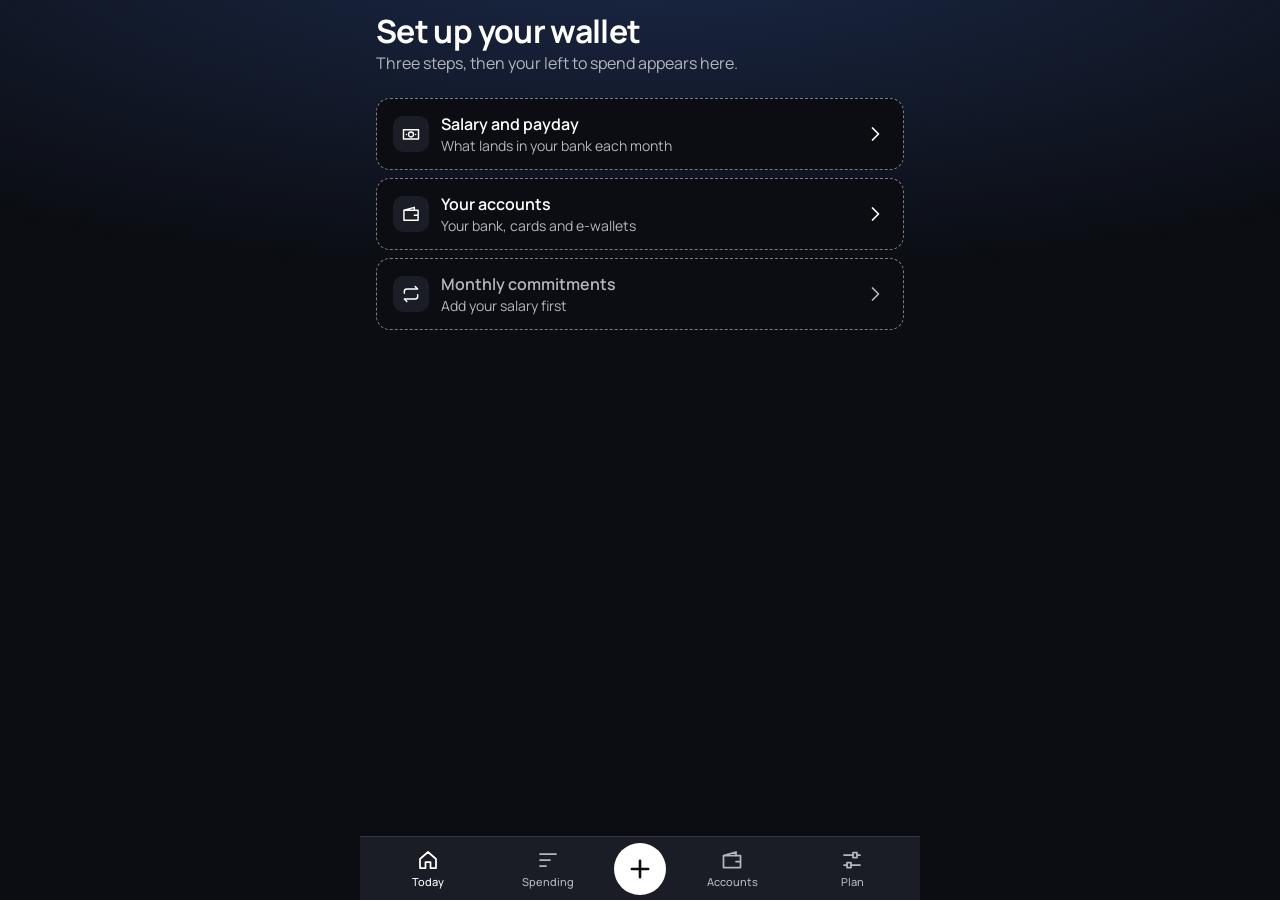
<file: index.html>
<!doctype html>
<html lang="en">
<head>
<meta charset="utf-8">
<meta name="viewport" content="width=device-width,initial-scale=1,viewport-fit=cover">
<title>Left to Spend</title>
<meta name="description" content="Personal finance tracker: how much more you can spend and how much to save.">
<meta name="theme-color" content="#0b0d12">
<meta name="apple-mobile-web-app-capable" content="yes">
<meta name="apple-mobile-web-app-status-bar-style" content="black-translucent">
<meta name="apple-mobile-web-app-title" content="Left to Spend">
<link rel="manifest" href="manifest.webmanifest">
<link rel="apple-touch-icon" href="icons/icon-180.png">
<link rel="icon" href="icons/icon-192.png">
<link rel="preload" href="fonts/manrope.woff2" as="font" type="font/woff2" crossorigin>
<link rel="stylesheet" href="styles.css">
</head>
<body>
<svg width="0" height="0" class="sprite" aria-hidden="true">
  <defs>
    <symbol id="i-today" viewBox="0 0 24 24"><path d="m4 11 8-7 8 7v9h-5.5v-6h-5v6H4z"/></symbol>
    <symbol id="i-spending" viewBox="0 0 24 24"><path d="M4 6h16M4 12h10M4 18h6"/></symbol>
    <symbol id="i-accounts" viewBox="0 0 24 24"><path d="M3.5 7.5h17v12h-17zM3.5 7.5 16 4v3.5M16 13.5h4.5"/></symbol>
    <symbol id="i-plan" viewBox="0 0 24 24"><path d="M4 7h9M17 7h3M4 17h3M11 17h9"/><path d="M13 4.5h4v5h-4zM7 14.5h4v5H7z"/></symbol>
    <symbol id="i-add" viewBox="0 0 24 24"><path d="M12 5v14M5 12h14"/></symbol>
    <symbol id="i-back" viewBox="0 0 24 24"><path d="m14.5 6-6 6 6 6"/></symbol>
    <symbol id="i-next" viewBox="0 0 24 24"><path d="m9.5 6 6 6-6 6"/></symbol>
    <symbol id="c-food" viewBox="0 0 24 24"><path d="M8 3v7a2.5 2.5 0 0 1-2 2.4V21M8 3v5M5 3v6a3 3 0 0 0 3 3M11 3v6a3 3 0 0 1-3 3v9M17 21v-7h2V6c0-1.7-1-3-3-3v11"/></symbol>
    <symbol id="c-groceries" viewBox="0 0 24 24"><path d="M4 9h16l-2 11H6zM8 9l3-6M16 9l-3-6"/></symbol>
    <symbol id="c-transport" viewBox="0 0 24 24"><path d="M4 16v-3l2-6h12l2 6v3zM4 13h16M6 16v3M18 16v3M7.5 14.5h.01M16.5 14.5h.01"/></symbol>
    <symbol id="c-shopping" viewBox="0 0 24 24"><path d="M5 8h14l1 13H4zM9 8V6a3 3 0 0 1 6 0v2"/></symbol>
    <symbol id="c-bills" viewBox="0 0 24 24"><path d="M6 3h12v18l-3-2-3 2-3-2-3 2zM9 8h6M9 12h6"/></symbol>
    <symbol id="c-health" viewBox="0 0 24 24"><path d="M12 20S4 15 4 9.5A4.5 4.5 0 0 1 12 7a4.5 4.5 0 0 1 8 2.5C20 15 12 20 12 20Z"/></symbol>
    <symbol id="c-fun" viewBox="0 0 24 24"><path d="m12 3 2.6 5.700 6.200.7-4.6 4.200 1.3 6.100L12 16.6 6.5 19.700l1.3-6.100L3.200 9.400l6.200-.7z"/></symbol>
    <symbol id="c-other" viewBox="0 0 24 24"><path d="M5 12h.01M12 12h.01M19 12h.01"/></symbol>
    <symbol id="i-bank" viewBox="0 0 24 24"><path d="M3 10 12 4l9 6zM5 10v8M10 10v8M14 10v8M19 10v8M3 20h18"/></symbol>
    <symbol id="i-card" viewBox="0 0 24 24"><path d="M3 6h18v13H3zM3 10.5h18M6.5 15h4"/></symbol>
    <symbol id="i-target" viewBox="0 0 24 24"><path d="M12 3a9 9 0 1 0 9 9M12 8a4 4 0 1 0 4 4M12 12l8-8M16.5 3.5V7.5h4"/></symbol>
    <symbol id="i-cash" viewBox="0 0 24 24"><path d="M3 7h18v11H3zM12 15.5a3 3 0 1 0 0-6 3 3 0 0 0 0 6ZM6.5 12.5h.01M17.5 12.5h.01"/></symbol>
    <symbol id="i-repeat" viewBox="0 0 24 24"><path d="M4 11V9a3 3 0 0 1 3-3h13l-3-3M20 13v2a3 3 0 0 1-3 3H4l3 3"/></symbol>
    <symbol id="i-house" viewBox="0 0 24 24"><path d="m4 11 8-7 8 7v9H4zM10 20v-6h4v6"/></symbol>
    <symbol id="i-key" viewBox="0 0 24 24"><path d="M14 10.5a4.5 4.5 0 1 0-1.300 3.200L15 16h2v2h2v2h2v-3l-6.5-5.700M8.5 9h.01"/></symbol>
    <symbol id="i-shield" viewBox="0 0 24 24"><path d="M12 3 5 6v6c0 4.5 3 7.5 7 9 4-1.5 7-4.5 7-9V6zM9 12l2 2 4-4"/></symbol>
    <symbol id="i-layers" viewBox="0 0 24 24"><path d="m12 4 9 5-9 5-9-5zM3 14l9 5 9-5"/></symbol>
    <symbol id="i-tag" viewBox="0 0 24 24"><path d="M4 4h8l8 8-8 8-8-8zM8.5 8.5h.01"/></symbol>
    <symbol id="i-cloud" viewBox="0 0 24 24"><path d="M7 18a4 4 0 0 1-.5-8A5.5 5.5 0 0 1 17 9a4.5 4.5 0 0 1 .5 9z"/></symbol>
    <symbol id="i-swap" viewBox="0 0 24 24"><path d="M4 8h15l-4-4M20 16H5l4 4"/></symbol>
    <symbol id="b-grab" viewBox="0 0 24 24"><path d="M23.129 10.863a2.927 2.927 0 00-2.079-.872c-.57 0-1.141.212-1.455.421-.651.434-1.186.904-2.149 2.148v.894c.817-1.064 1.59-1.903 2.177-2.364.386-.31.933-.501 1.427-.501 1.275 0 2.352 1.077 2.352 2.352v.538c0 .63-.247 1.223-.698 1.668a2.341 2.341 0 01-1.654.685c-1.048 0-1.97-.719-2.22-1.701l-.422.51c.307 1.03 1.417 1.789 2.642 1.789.778 0 1.516-.31 2.079-.872.562-.562.871-1.3.871-2.079v-.538c0-.778-.31-1.517-.871-2.078m-12.8-.274c.406 0 .757.087 1.074.266.149-.186.299-.337.411-.449-.335-.256-.903-.415-1.485-.415-.83 0-1.584.3-2.122.843-.534.54-.83 1.287-.83 2.107v3.489h.598V12.94c0-1.385.968-2.352 2.354-2.352m5.678 5.84v-3.488c0-1.072-.84-1.913-1.913-1.913-.5 0-.976.203-1.343.57a1.895 1.895 0 00-.57 1.343v.538c0 1.037.877 1.913 1.913 1.913.285 0 .671-.07.908-.264v-.631c-.232.187-.57.298-.908.298a1.302 1.302 0 01-1.315-1.316v-.538a1.3 1.3 0 011.315-1.314 1.3 1.3 0 011.316 1.314v3.489zM0 12.596v.193c0 1.036.393 2.003 1.107 2.722a3.759 3.759 0 002.689 1.112c.82 0 1.548-.186 2.162-.551.506-.302.73-.607.75-.635V12.22H3.65v.597H6.11v2.434l-.002.002c-.288.288-.972.77-2.312.77a3.165 3.165 0 01-2.279-.938 3.247 3.247 0 01-.92-2.297v-.193c0-.83.375-1.656 1.026-2.269a3.558 3.558 0 012.442-.967c.847 0 1.438.129 1.913.416v-.67c-.494-.21-1.085-.305-1.913-.305C1.862 8.8 0 10.538 0 12.595m10.329-.968c.226 0 .419.037.571.112.075-.186.151-.339.262-.525-.162-.116-.549-.186-.833-.186-1.09 0-1.913.823-1.913 1.913v3.489h.598V12.94c0-.774.54-1.314 1.315-1.314m-4.351-.702v-.707c-.541-.29-1.131-.419-1.913-.419-.799 0-1.555.293-2.132.824-.577.532-.895 1.233-.895 1.972v.193c0 1.542 1.237 2.796 2.758 2.796 1.237 0 1.745-.405 1.874-.533v-1.794H3.65v.598h1.46v.899l-.005.001c-.187.075-.578.231-1.31.231-.58 0-1.122-.225-1.528-.636a2.203 2.203 0 01-.632-1.562v-.193c0-1.192 1.113-2.198 2.43-2.198.91 0 1.45.147 1.913.528m14.105 1.126c.27-.27.623-.424.967-.424.737 0 1.315.577 1.315 1.314v.538c0 .738-.578 1.316-1.315 1.316-.357 0-.702-.196-.972-.55a2.151 2.151 0 01-.418-1.12l-.484.591c.095.452.33.885.665 1.19.344.313.774.486 1.209.486a1.915 1.915 0 001.913-1.913v-.538c0-.499-.202-.977-.57-1.343a1.896 1.896 0 00-1.343-.57c-.316 0-.818.114-1.417.652l-.002.002c-.16.16-.536.536-.765.804-.384.42-.943 1.054-1.42 1.688v.933c.529-.68.833-1.06 1.33-1.634.445-.519.996-1.15 1.307-1.422m-8.939 1.428c0 .779.31 1.517.872 2.08a2.93 2.93 0 002.078.87c.33 0 .669-.07.908-.188v-.597c-.28.117-.618.188-.908.188-1.274 0-2.352-1.077-2.352-2.353v-.538c0-1.275 1.078-2.352 2.352-2.352a2.34 2.34 0 012.353 2.353v3.488h.598v-3.604a2.979 2.979 0 00-.915-2.006 2.92 2.92 0 00-2.036-.83c-.778 0-1.516.31-2.078.873a2.926 2.926 0 00-.872 2.078zm6.918-2.313c.183-.22.372-.443.596-.631V7.378h-.596zm1.037-.876V7.378h.597V9.88a3.601 3.601 0 00-.597.41"/></symbol>
    <symbol id="b-shopee" viewBox="0 0 24 24"><path d="M15.9414 17.9633c.229-1.879-.981-3.077-4.1758-4.0969-1.548-.528-2.277-1.22-2.26-2.1719.065-1.056 1.048-1.825 2.352-1.85a5.2898 5.2898 0 0 1 2.8838.89c.116.072.197.06.263-.039.09-.145.315-.494.39-.62.051-.081.061-.187-.068-.281-.185-.1369-.704-.4149-.983-.5319a6.4697 6.4697 0 0 0-2.5118-.514c-1.909.008-3.4129 1.215-3.5389 2.826-.082 1.1629.494 2.1078 1.73 2.8278.262.152 1.6799.716 2.2438.892 1.774.552 2.695 1.5419 2.478 2.6969-.197 1.047-1.299 1.7239-2.818 1.7439-1.2039-.046-2.2878-.537-3.1278-1.19l-.141-.11c-.104-.08-.218-.075-.287.03-.05.077-.376.547-.458.67-.077.108-.035.168.045.234.35.293.817.613 1.134.775a6.7097 6.7097 0 0 0 2.8289.727 4.9048 4.9048 0 0 0 2.0759-.354c1.095-.465 1.8029-1.394 1.9449-2.554zM11.9986 1.4009c-2.068 0-3.7539 1.95-3.8329 4.3899h7.6657c-.08-2.44-1.765-4.3899-3.8328-4.3899zm7.8516 22.5981-.08.001-15.7843-.002c-1.074-.04-1.863-.91-1.971-1.991l-.01-.195L1.298 6.2858a.459.459 0 0 1 .45-.494h4.9748C6.8448 2.568 9.1607 0 11.9996 0c2.8388 0 5.1537 2.5689 5.2757 5.7898h4.9678a.459.459 0 0 1 .458.483l-.773 15.5883-.007.131c-.094 1.094-.979 1.9769-2.0709 2.0059z"/></symbol>
    <symbol id="b-hsbc" viewBox="0 0 24 24"><path d="m24 12.007-5.996 5.997V5.996L24 12.007zm-5.996-6.01H6.01l5.996 6.01 5.997-6.01zM0 12.006l6.01 5.997V5.996L0 12.007zm6.01 5.997h11.994l-5.997-5.997-5.996 5.997z"/></symbol>
    <symbol id="i-calendar" viewBox="0 0 24 24"><path d="M5 5h14v15H5zM5 10h14M9 3v4M15 3v4"/></symbol>
    <symbol id="i-note" viewBox="0 0 24 24"><path d="M5 19.5v-3L16 5.5l3 3L8 19.5zM13.5 8l3 3"/></symbol>
    <symbol id="i-trash" viewBox="0 0 24 24"><path d="M4 7h16M9 7V4h6v3M6.5 7l1 13h9l1-13M10 11v5.5M14 11v5.5"/></symbol>
    <symbol id="i-check" viewBox="0 0 24 24"><path d="m5 12.5 4.5 4.5L19 7.5"/></symbol>
  </defs>
</svg>
<main id="view"></main>
<nav class="tabs" aria-label="Main">
  <button data-act="tab" data-tab="today"><svg class="icon"><use href="#i-today"/></svg>Today</button>
  <button data-act="tab" data-tab="spending"><svg class="icon"><use href="#i-spending"/></svg>Spending</button>
  <button class="add" data-act="add" aria-label="Add entry"><svg class="icon"><use href="#i-add"/></svg></button>
  <button data-act="tab" data-tab="accounts"><svg class="icon"><use href="#i-accounts"/></svg>Accounts</button>
  <button data-act="tab" data-tab="plan"><svg class="icon"><use href="#i-plan"/></svg>Plan</button>
</nav>
<dialog id="sheet" aria-labelledby="sheet-title" tabindex="-1"></dialog>
<div id="toast" role="status"></div>
<script type="module" src="app.js"></script>
</body>
</html>
</file>
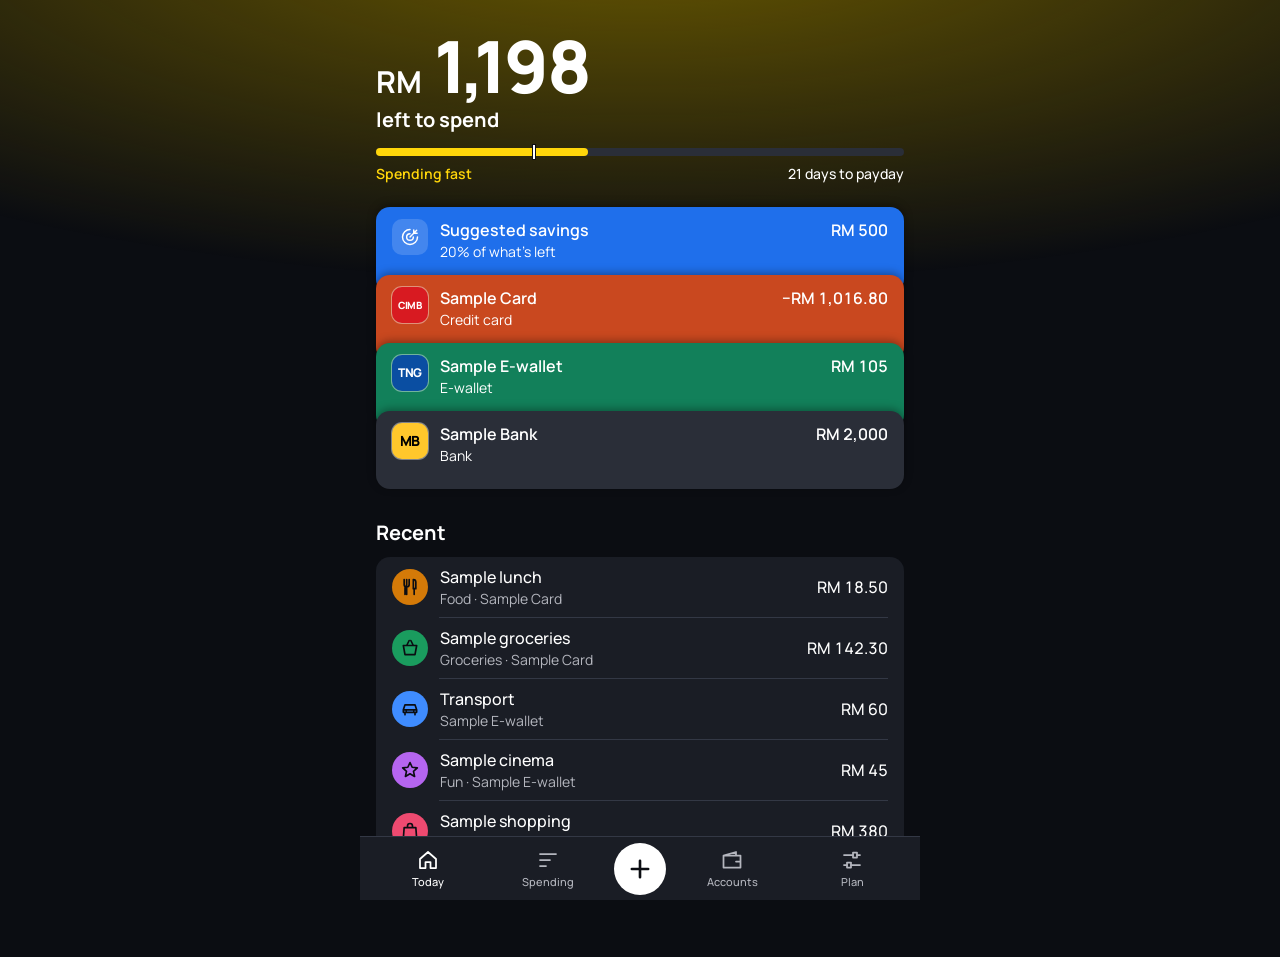
<file: demo.html>
<!doctype html>
<html lang="en">
<head>
<meta charset="utf-8">
<meta name="viewport" content="width=device-width,initial-scale=1,viewport-fit=cover">
<title>Left to Spend Preview</title>
<meta name="description" content="Personal finance tracker: how much more you can spend and how much to save.">
<meta name="theme-color" content="#0b0d12">
<meta name="apple-mobile-web-app-capable" content="yes">
<meta name="apple-mobile-web-app-status-bar-style" content="black-translucent">
<meta name="apple-mobile-web-app-title" content="Left to Spend">
<style>@font-face {
  font-family: Manrope;
  src: url([data-uri]) format("woff2");
  font-weight: 200 800;
  font-display: swap;
}

@property --glow { syntax: "<color>"; inherits: true; initial-value: #1c2a4a; }

:root {
  --ground: #0b0d12;
  --surface: #1a1d25;
  --surface-up: #2a2e38;
  --line: #333845;
  --stroke: #7c7c80;
  --text: #fff;
  --text-soft: #b4b6be;
  --glow-calm: #1c2a4a;
  --glow-ok: #0f5a3a;
  --glow-fast: #6b5a00;
  --glow-over: #6e2413;
  --card-save: #1f6feb;
  --card-credit: #c9481f;
  --card-wallet: #12805a;
  --card-bank: #2a2e38;
  --link: #5aa2ff;
  --gain: #30d158;
  --alert: #ff7a5c;
  --caution: #ffd60a;
  --c-food: #d47a08;
  --c-groceries: #1a9c5e;
  --c-transport: #3f8cff;
  --c-shopping: #ee4a70;
  --c-bills: #b09000;
  --c-health: #16a3a0;
  --c-fun: #b565f0;
  --c-other: #c8693f;
  --scrim: rgb(0 0 0 / .6);
  --ui: Manrope, -apple-system, BlinkMacSystemFont, "SF Pro Text", "Segoe UI", Roboto, sans-serif;
  --tabs: calc(64px + env(safe-area-inset-bottom));
  --s-1: 4px;
  --s-2: 8px;
  --s-3: 12px;
  --s-4: 16px;
  --s-5: 24px;
  --s-6: 32px;
  --r-card: 14px;
  --r-control: 10px;
  --t-tab: .6875rem;
  --t-meta: .875rem;
  --t-body: 1rem;
  --t-section: 1.25rem;
  --t-title: 2rem;
  --t-figure: 4.5rem;
  color-scheme: dark;
}

* { box-sizing: border-box; -webkit-tap-highlight-color: transparent; }
[hidden] { display: none !important; }

html { -webkit-text-size-adjust: 100%; scrollbar-color: var(--line) var(--ground); }
/* WebKit bug 301108: an installed page shorter than the screen gets a viewport one status bar too short,
   leaving fixed bars above the bottom edge. A taller page restores it; the cap stops scrolling elsewhere. */
@media (display-mode: standalone) {
  html { min-height: min(100lvh, calc(100% + env(safe-area-inset-top))); }
}

/* Lets the iPhone text size setting scale every rem. */
@supports (font: -apple-system-body) { html { font: -apple-system-body; } }

.acct-balance, .row-amount, .sum-table td, .cat-label, .grow input {
  font-variant-numeric: tabular-nums;
}

body {
  margin: 0;
  --glow: var(--glow-calm);
  background: var(--ground);
  color: var(--text);
  font: 400 var(--t-body)/1.4 var(--ui);
  caret-color: var(--link);
}

/* The screen shows pace before any number is read. */
body[data-pace="ok"] { --glow: var(--glow-ok); }
body[data-pace="fast"] { --glow: var(--glow-fast); }
body[data-pace="over"] { --glow: var(--glow-over); }
body { transition: --glow .8s ease; }
body::before {
  content: "";
  position: fixed; inset: 0 0 auto; z-index: -1;
  height: 62vh;
  background: radial-gradient(120% 90% at 50% -14%, var(--glow), transparent 72%);
  pointer-events: none;
}

::selection { background: var(--text); color: var(--ground); }
:focus-visible { outline: 2px solid var(--text); outline-offset: 2px; }
h1, h2, p { margin: 0; }
h1, h2 { text-wrap: balance; }
p { text-wrap: pretty; }
button, input, select { font: inherit; color: inherit; }
button { background: none; border: 0; padding: 0; cursor: pointer; }
fieldset { border: 0; margin: 0; padding: 0; min-width: 0; }
legend { padding: 0; }
.sprite { position: absolute; }

.icon {
  width: 24px; height: 24px;
  flex: none;
  fill: none; stroke: currentColor; stroke-width: 1.75;
  stroke-linecap: round; stroke-linejoin: round;
}

.visually-hidden { position: absolute; width: 1px; height: 1px; overflow: hidden; clip-path: inset(50%); white-space: nowrap; }

#view {
  max-width: 560px;
  margin: 0 auto;
  padding: calc(env(safe-area-inset-top) + var(--s-3)) var(--s-4) calc(var(--tabs) + var(--s-6));
}

.topline { display: flex; justify-content: space-between; align-items: center; gap: var(--s-3); min-height: 40px; }
h1 { font-size: var(--t-title); line-height: 1.1; font-weight: 700; letter-spacing: -.02em; }
.topline.quiet { min-height: var(--s-2); }
.sync-warning { color: var(--alert); font-size: var(--t-meta); }

/* The answer */
.hero { container-type: inline-size; margin-top: var(--s-2); }

.figure {
  /* Fits any amount: .66em per character of Manrope extra bold, plus the RM mark. */
  font-size: min(var(--t-figure), calc(100cqw / ((var(--len, 5) + 1.4) * .66)));
  font-weight: 800;
  line-height: 1.05;
  letter-spacing: -.03em;
  white-space: nowrap;
}
.figure .cur { font-size: .42em; font-weight: 700; letter-spacing: 0; }
.hero-label { font-size: var(--t-section); font-weight: 700; line-height: 1.2; margin-top: var(--s-1); }
.hero[data-state="over"] .hero-label { color: var(--alert); }
.hero > .hero-sub { margin-top: var(--s-2); font-size: var(--t-meta); }

.pace { position: relative; height: 8px; margin-top: var(--s-4); border-radius: 4px; background: var(--surface-up); }
.pace-fill { display: block; height: 100%; min-width: 8px; border-radius: 4px; background: var(--gain); transform-origin: 0 50%; }
.pace[data-pace="fast"] .pace-fill { background: var(--caution); }
.pace[data-pace="over"] .pace-fill { background: var(--alert); }
.pace-now { position: absolute; top: -3px; width: 2px; height: 14px; margin-left: -1px; background: var(--text); box-shadow: 0 0 0 1px var(--ground); }
.pace-row { display: flex; flex-wrap: wrap; justify-content: space-between; gap: 0 var(--s-3); margin-top: var(--s-2); font-size: var(--t-meta); font-weight: 500; color: var(--text); }
.pace-word { font-weight: 600; color: var(--gain); }
.pace-word[data-pace="fast"] { color: var(--caution); }
.pace-word[data-pace="over"] { color: var(--alert); }

.mix, .cat-bar { transform-origin: 0 50%; }
.mix { display: flex; gap: 2px; height: 10px; margin-top: var(--s-4); }
.mix span { min-width: 4px; background: var(--stroke); }
.mix span:first-child { border-radius: 4px 0 0 4px; }
.mix span:last-child { border-radius: 0 4px 4px 0; }

[data-cat="food"] { --hue: var(--c-food); }
[data-cat="groceries"] { --hue: var(--c-groceries); }
[data-cat="transport"] { --hue: var(--c-transport); }
[data-cat="shopping"] { --hue: var(--c-shopping); }
[data-cat="bills"] { --hue: var(--c-bills); }
[data-cat="health"] { --hue: var(--c-health); }
[data-cat="fun"] { --hue: var(--c-fun); }
[data-cat="other"] { --hue: var(--c-other); }
[data-cat="in"] { --hue: var(--gain); }
.mix span[data-cat], .cat-bar[data-cat] { background: var(--hue, var(--stroke)); }

.badge {
  flex: none;
  width: 36px; height: 36px;
  display: grid; place-items: center;
  border-radius: 50%;
  background: var(--hue, var(--surface-up));
  color: var(--ground);
  font-size: var(--t-meta); font-weight: 600;
}
.badge:not([data-cat]), .badge[data-cat="move"] { color: var(--text); }
.badge .icon { width: 20px; height: 20px; stroke-width: 2; }
.hero[data-state="over"] .figure { color: var(--alert); }

.hero-sub { color: var(--text-soft); }

/* Wallet stack */
.stack { list-style: none; margin: var(--s-5) 0 0; padding: 0; }
.hero + .stack { margin-top: var(--s-5); }
.stack li + li { margin-top: -18px; }
.stack li:last-child .acct { padding-bottom: var(--s-5); }

.acct {
  position: relative;
  width: 100%; min-height: 72px;
  display: flex; flex-wrap: wrap; justify-content: space-between; align-items: flex-start; gap: var(--s-1) var(--s-3);
  padding: var(--s-3) var(--s-4) calc(var(--s-5) + var(--s-2));
  border-radius: var(--r-card);
  background: var(--card-bank);
  box-shadow: 0 -2px 8px rgb(0 0 0 / .35);
  text-align: left;
  color: var(--text);
}
.acct[data-type="save"] { background: var(--card-save); }
.acct[data-type="card"] { background: var(--card-credit); }
.acct[data-type="ewallet"] { background: var(--card-wallet); }
.acct[data-type="bank"] { background: var(--card-bank); }
.acct-main { flex: 1 1 9ch; min-width: 0; }
.tile {
  flex: none;
  width: 36px; height: 36px;
  display: grid; place-items: center;
  border-radius: var(--r-control);
  background: rgb(255 255 255 / .16);
  color: var(--text);
}
.tile .icon { width: 20px; height: 20px; }
.tile .icon.fill { fill: currentColor; stroke: none; }
.rows .tile { background: var(--surface-up); }
.acct.ghost .tile { background: var(--surface); }
/* Fixed px: monograms are tile artwork and must stay inside the tile at any text size. */
.acct .tile[style] { box-shadow: 0 0 0 1px rgb(255 255 255 / .4); }
.mono { font-size: 12px; font-weight: 800; line-height: 1; letter-spacing: -.01em; }
.mono[data-len="4"] { font-size: 10px; }
.mono[data-len="1"], .mono[data-len="2"] { font-size: 14px; }

.brands { display: grid; grid-template-columns: repeat(auto-fill, minmax(4.75rem, 1fr)); gap: var(--s-2); }
.brand { position: relative; display: grid; justify-items: center; align-content: start; gap: var(--s-1); padding: var(--s-2) 2px; border-radius: var(--r-control); text-align: center; font-size: .6875rem; line-height: 1.2; cursor: pointer; }
.brand input { position: absolute; opacity: 0; inset: 0; margin: 0; cursor: pointer; }
.brand:has(input:checked) { background: var(--surface-up); box-shadow: inset 0 0 0 2px var(--text); }
.brand:has(input:focus-visible) { outline: 2px solid var(--text); outline-offset: 2px; }
.brand .tile { width: 44px; height: 44px; border-radius: 12px; }
.acct-name { display: block; font-weight: 600; overflow-wrap: anywhere; }
.acct-type { display: block; font-size: var(--t-meta); }
.acct-balance { margin-left: auto; font-weight: 600; white-space: nowrap; }

.acct.ghost {
  background: var(--ground);
  border: 1px dashed var(--stroke);
  box-shadow: none;
  align-items: center;
}
.stack:has(.ghost) li + li { margin-top: var(--s-2); }
.stack:has(.ghost) li .acct { padding-bottom: var(--s-3); }
.acct.ghost .acct-type { color: var(--text-soft); }
.acct.ghost:active { background: var(--surface); }
.acct:disabled { color: var(--text-soft); cursor: default; }

/* Sections */
.block { margin-top: var(--s-6); }
.block > h2 { font-size: var(--t-section); font-weight: 700; line-height: 1.2; letter-spacing: -.01em; margin-bottom: var(--s-3); }
.block-note { color: var(--text-soft); font-size: var(--t-meta); line-height: 1.45; }
.date-head { margin: var(--s-4) 0 var(--s-2); color: var(--text-soft); font-size: var(--t-meta); font-weight: 600; }
.empty { color: var(--text-soft); padding: var(--s-3) 0; }

.notice { background: var(--surface); border-radius: var(--r-card); padding: var(--s-4); margin-top: var(--s-5); display: grid; gap: var(--s-3); }
.notice-head { display: flex; gap: var(--s-3); align-items: flex-start; }
.notice-actions { display: flex; gap: var(--s-2); }

.rows { list-style: none; margin: 0; padding: 0 var(--s-4); background: var(--surface); border-radius: var(--r-card); }
.rows > li + li { border-top: 1px solid var(--line); }
.rows > li:has(.badge) + li { border-image: linear-gradient(90deg, transparent 48px, var(--line) 48px) 1; }

.row {
  width: 100%; min-height: 60px;
  display: flex; align-items: center; gap: var(--s-3);
  padding: var(--s-2) 0; text-align: left;
}
.row-main { flex: 1; min-width: 0; }
.row-title { display: block; font-weight: 500; overflow-wrap: anywhere; }
.row-sub { display: block; color: var(--text-soft); font-size: var(--t-meta); overflow-wrap: anywhere; }
.row-amount { white-space: nowrap; font-weight: 500; }
.row-amount.in { color: var(--gain); }

.sum-table { width: 100%; border-collapse: collapse; }
.sum-table th, .sum-table td { padding: var(--s-2) 0; border-top: 1px solid var(--line); }
.sum-table tr:first-child th, .sum-table tr:first-child td { border-top: 0; }
.sum-table th .icon { width: 18px; height: 18px; margin-right: var(--s-2); vertical-align: -4px; }
.sum-table th { font-weight: 400; text-align: left; color: var(--text-soft); overflow-wrap: anywhere; }
.sum-table td { text-align: right; white-space: nowrap; padding-left: var(--s-3); }
.sum-table .total th, .sum-table .total td { color: var(--text); font-weight: 600; }
.sum-group { background: var(--surface); border-radius: var(--r-card); padding: var(--s-2) var(--s-4); }
dialog .rows { background: var(--surface-up); }
dialog .sum-group { background: var(--surface-up); margin-top: var(--s-4); }
dialog .sum-table th, dialog .sum-table td { border-color: var(--stroke); }

details { margin-top: var(--s-5); }
summary { min-height: 44px; display: flex; align-items: center; color: var(--link); cursor: pointer; list-style: none; }
summary::-webkit-details-marker { display: none; }

.spoken { font-size: var(--t-section); font-weight: 600; margin-bottom: var(--s-2); }

/* Spending */
.cycle-nav { display: flex; justify-content: space-between; align-items: center; margin-top: var(--s-1); }
.cycle-nav button { width: 44px; height: 44px; display: grid; place-items: center; }
.cycle-nav button:first-child { margin-left: -10px; }
.cycle-nav button:last-child { margin-right: -10px; }
.cycle-nav button:disabled { opacity: .35; cursor: default; }
.cycle-nav span { font-weight: 600; }

.cats { background: var(--surface); border-radius: var(--r-card); padding: var(--s-2) var(--s-4); }
.cat { display: flex; align-items: center; gap: var(--s-3); width: 100%; padding: var(--s-2) 0; text-align: left; }
.cat-main { flex: 1; min-width: 0; }
.cat[aria-pressed="true"] .cat-label { color: var(--link); }
.cat-label { display: flex; justify-content: space-between; gap: var(--s-3); margin-bottom: var(--s-1); font-weight: 500; }
.cat-track { display: block; height: 6px; }
.cat-bar { display: block; height: 6px; min-width: 6px; border-radius: 0 4px 4px 0; background: var(--text); }

/* Controls */
.btn {
  min-height: 44px; padding: 0 var(--s-4);
  display: inline-flex; align-items: center; justify-content: center;
  border-radius: var(--r-control);
  font-weight: 600;
  background: var(--surface-up); color: var(--text);
}
.btn.primary { background: var(--text); color: var(--ground); }
.btn.wide { width: 100%; margin-top: var(--s-3); }
.btn { gap: var(--s-2); }
.btn .icon { width: 20px; height: 20px; }
.btn.danger { width: 100%; margin-top: var(--s-5); background: none; color: var(--alert); border: 1px solid var(--alert); }

.field { display: block; margin-top: var(--s-4); }
.field-label { display: block; font-size: var(--t-meta); font-weight: 600; margin-bottom: var(--s-1); }
.field input {
  width: 100%; min-height: 48px; padding: 0 var(--s-3);
  border-radius: var(--r-control);
  border: 1px solid var(--stroke);
  background: var(--surface);
  font-size: var(--t-body);
  -webkit-appearance: none; appearance: none;
}
.field input::placeholder { color: var(--text-soft); opacity: 1; }
dialog .field input { background: var(--surface-up); }
.form-rows { margin-top: var(--s-3); }
.grow {
  display: flex; flex-wrap: wrap; justify-content: space-between; align-items: center; gap: 0 var(--s-3);
  min-height: 52px;
  padding: var(--s-1) 0;
}
.grow + .grow { border-top: 1px solid var(--line); }
.grow > .tile { flex: none; }
.grow > span:not(.tile) { flex: 1 1 6rem; min-width: 0; }
.grow input[type="date"] { flex: 0 0 12.5rem; }
.grow input:not([type="checkbox"]), .grow select {
  flex: 1 1 5.5rem; min-width: 0; min-height: 44px;
  border: 0; border-radius: var(--s-2);
  background: none;
  font-size: var(--t-body);
  text-align: right;
  -webkit-appearance: none; appearance: none;
}
.grow input::placeholder { color: var(--text-soft); opacity: 1; }
.grow select {
  padding-right: 22px;
  flex: 1 1 8rem;
  background: url("data:image/svg+xml,%3Csvg xmlns='http://www.w3.org/2000/svg' width='16' height='16' fill='none' stroke='%23b4b6be' stroke-width='1.75' stroke-linecap='round' stroke-linejoin='round'%3E%3Cpath d='m3.5 6 4.5 4.5L12.5 6'/%3E%3C/svg%3E") no-repeat right center;
  text-overflow: ellipsis;
}
dialog .form-rows { background: var(--surface-up); }
dialog .form-rows .tile { background: rgb(255 255 255 / .1); }
dialog .grow + .grow { border-color: var(--stroke); }
.form-note { margin-top: var(--s-2); }
.field-hint { display: block; margin-top: var(--s-1); font-size: var(--t-meta); color: var(--text-soft); }

.grow input[type="checkbox"] {
  -webkit-appearance: none; appearance: none;
  flex: none; position: relative; margin: 0 0 0 auto;
  width: 51px; height: 31px;
  border-radius: 16px;
  background: var(--stroke);
  transition: background .2s;
  cursor: pointer;
}
.grow input[type="checkbox"]::after {
  content: "";
  position: absolute; top: 2px; left: 2px;
  width: 27px; height: 27px;
  border-radius: 50%;
  background: var(--text);
  box-shadow: 0 1px 3px rgb(0 0 0 / .3);
  transition: transform .2s cubic-bezier(.16, 1, .3, 1);
}
.grow input[type="checkbox"]:checked { background: var(--gain); }
.grow input[type="checkbox"]:checked::after { transform: translateX(20px); }

.error { color: var(--alert); font-size: var(--t-meta); margin-top: var(--s-2); }
.error:empty { display: none; }

/* Tab bar */
.tabs {
  position: fixed; inset: auto 0 0; z-index: 5;
  max-width: 560px; margin: 0 auto;
  display: grid; grid-template-columns: 1fr 1fr 64px 1fr 1fr; align-items: center; justify-items: center;
  height: var(--tabs);
  padding: 0 var(--s-2) env(safe-area-inset-bottom);
  background: var(--surface);
  border-top: 1px solid var(--line);
}
.tabs button {
  display: grid; justify-items: center; gap: 2px;
  min-width: 56px; min-height: 48px;
  align-content: center;
  font-size: min(var(--t-tab), 15px); font-weight: 500;
  color: var(--text-soft);
}
.tabs button[aria-current="page"] { color: var(--text); }
.tabs .add {
  width: 52px; height: 52px; min-width: 0;
  border-radius: 50%;
  background: var(--text); color: var(--ground);
}
.tabs .add .icon { width: 28px; height: 28px; stroke-width: 2.25; }

/* Sheet */
dialog {
  position: fixed; inset: auto 0 0; margin: 0 auto;
  width: 100%; max-width: 560px; max-height: calc(100dvh - env(safe-area-inset-top) - 16px);
  padding: 0; border: 0;
  border-radius: var(--r-card) var(--r-card) 0 0;
  background: var(--surface); color: var(--text);
  overflow: auto;
  overscroll-behavior: contain;
}
.deal .stack li { animation: deal .56s cubic-bezier(.16, 1, .3, 1) backwards; }
.deal .stack li:nth-child(2) { --from: -66px; animation-delay: 40ms; }
.deal .stack li:nth-child(3) { --from: -132px; animation-delay: 80ms; }
.deal .stack li:nth-child(4) { --from: -198px; animation-delay: 120ms; }
.deal .stack li:nth-child(n+5) { --from: -264px; animation-delay: 160ms; }
@keyframes deal { from { transform: translateY(var(--from, 0)); } }
.acct { transition: transform .12s cubic-bezier(.16, 1, .3, 1); }
.acct:active:not(:disabled) { transform: translateY(-3px) scale(.99); }
.tabs .add { transition: transform .12s cubic-bezier(.16, 1, .3, 1); }
.tabs .add:active { transform: scale(.9); }
dialog[open] { animation: sheet-up .28s cubic-bezier(.16, 1, .3, 1); }
@keyframes sheet-up { from { transform: translateY(32px); opacity: 0; } }
dialog::backdrop { background: var(--scrim); }
dialog:focus-visible { outline: 0; }

.sheet-head {
  position: sticky; top: 0; z-index: 1;
  display: grid; grid-template-columns: 1fr auto 1fr; gap: var(--s-2); align-items: center;
  min-height: 56px; padding: 0 var(--s-4);
  background: var(--surface);
  border-bottom: 1px solid var(--line);
}
.sheet-head h2 { text-align: center; font-size: var(--t-body); font-weight: 600; }
.sheet-head button { min-height: 44px; color: var(--link); text-align: left; white-space: nowrap; }
.sheet-head .save { font-weight: 600; text-align: right; }

.sheet-body { padding: var(--s-2) var(--s-4) calc(var(--s-5) + env(safe-area-inset-bottom)); }
.sheet-amount { font-size: var(--t-title); font-weight: 700; margin-top: var(--s-3); }

.amount-field input {
  height: 1.5em;
  font-size: var(--t-figure); font-weight: 800; letter-spacing: -.03em;
  border: 0; border-bottom: 1px solid var(--stroke); border-radius: 0;
  background: none !important;
  padding: 0;
}
.amount-field input:focus-visible { outline: 0; border-bottom: 2px solid var(--text); }

.seg-group { margin-top: var(--s-3); }
.seg { display: flex; flex-wrap: wrap; gap: 2px; padding: 2px; border-radius: var(--r-control); background: var(--surface-up); }
.seg label { position: relative; flex: 1 1 30%; }
.seg input { position: absolute; opacity: 0; inset: 0; margin: 0; }
.seg label > span { display: flex; align-items: center; justify-content: center; gap: 6px; min-height: 44px; padding: 0 var(--s-2); border-radius: var(--s-2); font-size: var(--t-meta); font-weight: 500; }
.seg .icon { width: 16px; height: 16px; }
.seg input:checked + span { background: var(--text); color: var(--ground); font-weight: 600; }
.seg input:focus-visible + span { outline: 2px solid var(--text); }

fieldset.field { margin-top: var(--s-4); }
.chips { display: flex; flex-wrap: wrap; gap: var(--s-2); }
.chips label { position: relative; }
.chips input { position: absolute; opacity: 0; inset: 0; margin: 0; }
.chips .badge, .chips .tile { width: 28px; height: 28px; border-radius: 50%; }
.chips .badge .icon, .chips .tile .icon { width: 16px; height: 16px; }
.chips .tile .mono { font-size: 9px; }
.chips input:checked + span .tile:not([style]) { background: rgb(0 0 0 / .1); color: var(--ground); }
.chips label > span { display: flex; align-items: center; gap: var(--s-2); min-height: 44px; padding: 0 var(--s-4) 0 var(--s-2); border-radius: 22px; border: 1px solid var(--stroke); font-size: var(--t-meta); font-weight: 500; }
.chips input:checked + span { background: var(--text); border-color: var(--text); color: var(--ground); font-weight: 600; }
.chips input:focus-visible + span { outline: 2px solid var(--text); outline-offset: 2px; }

form:not([data-type="spend"]) .only-spend,
form[data-type="transfer"] .not-transfer,
form:not([data-type="transfer"]) .only-transfer,
form[data-type="ewallet"] .not-ewallet,
form:not([data-type="ewallet"]) .only-ewallet,
form[data-type="card"] .not-card,
form:not([data-type="card"]) .only-card { display: none; }

#toast {
  position: fixed; left: var(--s-4); right: var(--s-4); z-index: 10;
  bottom: calc(var(--tabs) + var(--s-3));
  max-width: 528px; margin: 0 auto;
  display: flex; justify-content: space-between; align-items: center; gap: var(--s-3);
  min-height: 48px; padding: var(--s-2) var(--s-4);
  border-radius: var(--r-control);
  background: var(--surface-up); color: var(--text);
  box-shadow: 0 2px 8px rgb(0 0 0 / .5);
  opacity: 0; transform: translateY(8px); pointer-events: none;
  transition: opacity .2s, transform .2s cubic-bezier(.16, 1, .3, 1);
}
#toast.show { opacity: 1; transform: none; pointer-events: auto; }
.toast-text { display: flex; align-items: center; gap: var(--s-2); }
.toast-text .icon { width: 20px; height: 20px; color: var(--gain); }
#toast button { min-height: 44px; color: var(--link); font-weight: 600; }

.acct:active:not(:disabled), .btn:active, .tabs .add:active { filter: brightness(.82); }
.row:active, .cat:active, .tabs button:not(.add):active, .sheet-head button:active { opacity: .6; }
@media (hover: hover) {
  .acct:hover:not(:disabled), .btn:hover, .tabs .add:hover { filter: brightness(1.12); }
  .row:hover, .cat:hover { opacity: .85; }
  .tabs button:not(.add):hover { color: var(--text); }
}

@media (prefers-reduced-motion: reduce) {
  body { transition: none; }
  #toast, .grow input[type="checkbox"], .grow input[type="checkbox"]::after { transition: none; }
  dialog[open], .deal .stack li { animation: none; }
  .acct, .tabs .add { transition: none; }
  .acct:active:not(:disabled), .tabs .add:active { transform: none; }
}
</style>
</head>
<body>
<svg width="0" height="0" class="sprite" aria-hidden="true">
  <defs>
    <symbol id="i-today" viewBox="0 0 24 24"><path d="m4 11 8-7 8 7v9h-5.5v-6h-5v6H4z"/></symbol>
    <symbol id="i-spending" viewBox="0 0 24 24"><path d="M4 6h16M4 12h10M4 18h6"/></symbol>
    <symbol id="i-accounts" viewBox="0 0 24 24"><path d="M3.5 7.5h17v12h-17zM3.5 7.5 16 4v3.5M16 13.5h4.5"/></symbol>
    <symbol id="i-plan" viewBox="0 0 24 24"><path d="M4 7h9M17 7h3M4 17h3M11 17h9"/><path d="M13 4.5h4v5h-4zM7 14.5h4v5H7z"/></symbol>
    <symbol id="i-add" viewBox="0 0 24 24"><path d="M12 5v14M5 12h14"/></symbol>
    <symbol id="i-back" viewBox="0 0 24 24"><path d="m14.5 6-6 6 6 6"/></symbol>
    <symbol id="i-next" viewBox="0 0 24 24"><path d="m9.5 6 6 6-6 6"/></symbol>
    <symbol id="c-food" viewBox="0 0 24 24"><path d="M8 3v7a2.5 2.5 0 0 1-2 2.4V21M8 3v5M5 3v6a3 3 0 0 0 3 3M11 3v6a3 3 0 0 1-3 3v9M17 21v-7h2V6c0-1.7-1-3-3-3v11"/></symbol>
    <symbol id="c-groceries" viewBox="0 0 24 24"><path d="M4 9h16l-2 11H6zM8 9l3-6M16 9l-3-6"/></symbol>
    <symbol id="c-transport" viewBox="0 0 24 24"><path d="M4 16v-3l2-6h12l2 6v3zM4 13h16M6 16v3M18 16v3M7.5 14.5h.01M16.5 14.5h.01"/></symbol>
    <symbol id="c-shopping" viewBox="0 0 24 24"><path d="M5 8h14l1 13H4zM9 8V6a3 3 0 0 1 6 0v2"/></symbol>
    <symbol id="c-bills" viewBox="0 0 24 24"><path d="M6 3h12v18l-3-2-3 2-3-2-3 2zM9 8h6M9 12h6"/></symbol>
    <symbol id="c-health" viewBox="0 0 24 24"><path d="M12 20S4 15 4 9.5A4.5 4.5 0 0 1 12 7a4.5 4.5 0 0 1 8 2.5C20 15 12 20 12 20Z"/></symbol>
    <symbol id="c-fun" viewBox="0 0 24 24"><path d="m12 3 2.6 5.700 6.200.7-4.6 4.200 1.3 6.100L12 16.6 6.5 19.700l1.3-6.100L3.200 9.400l6.200-.7z"/></symbol>
    <symbol id="c-other" viewBox="0 0 24 24"><path d="M5 12h.01M12 12h.01M19 12h.01"/></symbol>
    <symbol id="i-bank" viewBox="0 0 24 24"><path d="M3 10 12 4l9 6zM5 10v8M10 10v8M14 10v8M19 10v8M3 20h18"/></symbol>
    <symbol id="i-card" viewBox="0 0 24 24"><path d="M3 6h18v13H3zM3 10.5h18M6.5 15h4"/></symbol>
    <symbol id="i-target" viewBox="0 0 24 24"><path d="M12 3a9 9 0 1 0 9 9M12 8a4 4 0 1 0 4 4M12 12l8-8M16.5 3.5V7.5h4"/></symbol>
    <symbol id="i-cash" viewBox="0 0 24 24"><path d="M3 7h18v11H3zM12 15.5a3 3 0 1 0 0-6 3 3 0 0 0 0 6ZM6.5 12.5h.01M17.5 12.5h.01"/></symbol>
    <symbol id="i-repeat" viewBox="0 0 24 24"><path d="M4 11V9a3 3 0 0 1 3-3h13l-3-3M20 13v2a3 3 0 0 1-3 3H4l3 3"/></symbol>
    <symbol id="i-house" viewBox="0 0 24 24"><path d="m4 11 8-7 8 7v9H4zM10 20v-6h4v6"/></symbol>
    <symbol id="i-key" viewBox="0 0 24 24"><path d="M14 10.5a4.5 4.5 0 1 0-1.300 3.200L15 16h2v2h2v2h2v-3l-6.5-5.700M8.5 9h.01"/></symbol>
    <symbol id="i-shield" viewBox="0 0 24 24"><path d="M12 3 5 6v6c0 4.5 3 7.5 7 9 4-1.5 7-4.5 7-9V6zM9 12l2 2 4-4"/></symbol>
    <symbol id="i-layers" viewBox="0 0 24 24"><path d="m12 4 9 5-9 5-9-5zM3 14l9 5 9-5"/></symbol>
    <symbol id="i-tag" viewBox="0 0 24 24"><path d="M4 4h8l8 8-8 8-8-8zM8.5 8.5h.01"/></symbol>
    <symbol id="i-cloud" viewBox="0 0 24 24"><path d="M7 18a4 4 0 0 1-.5-8A5.5 5.5 0 0 1 17 9a4.5 4.5 0 0 1 .5 9z"/></symbol>
    <symbol id="i-swap" viewBox="0 0 24 24"><path d="M4 8h15l-4-4M20 16H5l4 4"/></symbol>
    <symbol id="b-grab" viewBox="0 0 24 24"><path d="M23.129 10.863a2.927 2.927 0 00-2.079-.872c-.57 0-1.141.212-1.455.421-.651.434-1.186.904-2.149 2.148v.894c.817-1.064 1.59-1.903 2.177-2.364.386-.31.933-.501 1.427-.501 1.275 0 2.352 1.077 2.352 2.352v.538c0 .63-.247 1.223-.698 1.668a2.341 2.341 0 01-1.654.685c-1.048 0-1.97-.719-2.22-1.701l-.422.51c.307 1.03 1.417 1.789 2.642 1.789.778 0 1.516-.31 2.079-.872.562-.562.871-1.3.871-2.079v-.538c0-.778-.31-1.517-.871-2.078m-12.8-.274c.406 0 .757.087 1.074.266.149-.186.299-.337.411-.449-.335-.256-.903-.415-1.485-.415-.83 0-1.584.3-2.122.843-.534.54-.83 1.287-.83 2.107v3.489h.598V12.94c0-1.385.968-2.352 2.354-2.352m5.678 5.84v-3.488c0-1.072-.84-1.913-1.913-1.913-.5 0-.976.203-1.343.57a1.895 1.895 0 00-.57 1.343v.538c0 1.037.877 1.913 1.913 1.913.285 0 .671-.07.908-.264v-.631c-.232.187-.57.298-.908.298a1.302 1.302 0 01-1.315-1.316v-.538a1.3 1.3 0 011.315-1.314 1.3 1.3 0 011.316 1.314v3.489zM0 12.596v.193c0 1.036.393 2.003 1.107 2.722a3.759 3.759 0 002.689 1.112c.82 0 1.548-.186 2.162-.551.506-.302.73-.607.75-.635V12.22H3.65v.597H6.11v2.434l-.002.002c-.288.288-.972.77-2.312.77a3.165 3.165 0 01-2.279-.938 3.247 3.247 0 01-.92-2.297v-.193c0-.83.375-1.656 1.026-2.269a3.558 3.558 0 012.442-.967c.847 0 1.438.129 1.913.416v-.67c-.494-.21-1.085-.305-1.913-.305C1.862 8.8 0 10.538 0 12.595m10.329-.968c.226 0 .419.037.571.112.075-.186.151-.339.262-.525-.162-.116-.549-.186-.833-.186-1.09 0-1.913.823-1.913 1.913v3.489h.598V12.94c0-.774.54-1.314 1.315-1.314m-4.351-.702v-.707c-.541-.29-1.131-.419-1.913-.419-.799 0-1.555.293-2.132.824-.577.532-.895 1.233-.895 1.972v.193c0 1.542 1.237 2.796 2.758 2.796 1.237 0 1.745-.405 1.874-.533v-1.794H3.65v.598h1.46v.899l-.005.001c-.187.075-.578.231-1.31.231-.58 0-1.122-.225-1.528-.636a2.203 2.203 0 01-.632-1.562v-.193c0-1.192 1.113-2.198 2.43-2.198.91 0 1.45.147 1.913.528m14.105 1.126c.27-.27.623-.424.967-.424.737 0 1.315.577 1.315 1.314v.538c0 .738-.578 1.316-1.315 1.316-.357 0-.702-.196-.972-.55a2.151 2.151 0 01-.418-1.12l-.484.591c.095.452.33.885.665 1.19.344.313.774.486 1.209.486a1.915 1.915 0 001.913-1.913v-.538c0-.499-.202-.977-.57-1.343a1.896 1.896 0 00-1.343-.57c-.316 0-.818.114-1.417.652l-.002.002c-.16.16-.536.536-.765.804-.384.42-.943 1.054-1.42 1.688v.933c.529-.68.833-1.06 1.33-1.634.445-.519.996-1.15 1.307-1.422m-8.939 1.428c0 .779.31 1.517.872 2.08a2.93 2.93 0 002.078.87c.33 0 .669-.07.908-.188v-.597c-.28.117-.618.188-.908.188-1.274 0-2.352-1.077-2.352-2.353v-.538c0-1.275 1.078-2.352 2.352-2.352a2.34 2.34 0 012.353 2.353v3.488h.598v-3.604a2.979 2.979 0 00-.915-2.006 2.92 2.92 0 00-2.036-.83c-.778 0-1.516.31-2.078.873a2.926 2.926 0 00-.872 2.078zm6.918-2.313c.183-.22.372-.443.596-.631V7.378h-.596zm1.037-.876V7.378h.597V9.88a3.601 3.601 0 00-.597.41"/></symbol>
    <symbol id="b-shopee" viewBox="0 0 24 24"><path d="M15.9414 17.9633c.229-1.879-.981-3.077-4.1758-4.0969-1.548-.528-2.277-1.22-2.26-2.1719.065-1.056 1.048-1.825 2.352-1.85a5.2898 5.2898 0 0 1 2.8838.89c.116.072.197.06.263-.039.09-.145.315-.494.39-.62.051-.081.061-.187-.068-.281-.185-.1369-.704-.4149-.983-.5319a6.4697 6.4697 0 0 0-2.5118-.514c-1.909.008-3.4129 1.215-3.5389 2.826-.082 1.1629.494 2.1078 1.73 2.8278.262.152 1.6799.716 2.2438.892 1.774.552 2.695 1.5419 2.478 2.6969-.197 1.047-1.299 1.7239-2.818 1.7439-1.2039-.046-2.2878-.537-3.1278-1.19l-.141-.11c-.104-.08-.218-.075-.287.03-.05.077-.376.547-.458.67-.077.108-.035.168.045.234.35.293.817.613 1.134.775a6.7097 6.7097 0 0 0 2.8289.727 4.9048 4.9048 0 0 0 2.0759-.354c1.095-.465 1.8029-1.394 1.9449-2.554zM11.9986 1.4009c-2.068 0-3.7539 1.95-3.8329 4.3899h7.6657c-.08-2.44-1.765-4.3899-3.8328-4.3899zm7.8516 22.5981-.08.001-15.7843-.002c-1.074-.04-1.863-.91-1.971-1.991l-.01-.195L1.298 6.2858a.459.459 0 0 1 .45-.494h4.9748C6.8448 2.568 9.1607 0 11.9996 0c2.8388 0 5.1537 2.5689 5.2757 5.7898h4.9678a.459.459 0 0 1 .458.483l-.773 15.5883-.007.131c-.094 1.094-.979 1.9769-2.0709 2.0059z"/></symbol>
    <symbol id="b-hsbc" viewBox="0 0 24 24"><path d="m24 12.007-5.996 5.997V5.996L24 12.007zm-5.996-6.01H6.01l5.996 6.01 5.997-6.01zM0 12.006l6.01 5.997V5.996L0 12.007zm6.01 5.997h11.994l-5.997-5.997-5.996 5.997z"/></symbol>
    <symbol id="i-calendar" viewBox="0 0 24 24"><path d="M5 5h14v15H5zM5 10h14M9 3v4M15 3v4"/></symbol>
    <symbol id="i-note" viewBox="0 0 24 24"><path d="M5 19.5v-3L16 5.5l3 3L8 19.5zM13.5 8l3 3"/></symbol>
    <symbol id="i-trash" viewBox="0 0 24 24"><path d="M4 7h16M9 7V4h6v3M6.5 7l1 13h9l1-13M10 11v5.5M14 11v5.5"/></symbol>
    <symbol id="i-check" viewBox="0 0 24 24"><path d="m5 12.5 4.5 4.5L19 7.5"/></symbol>
  </defs>
</svg>
<main id="view"></main>
<nav class="tabs" aria-label="Main">
  <button data-act="tab" data-tab="today"><svg class="icon"><use href="#i-today"/></svg>Today</button>
  <button data-act="tab" data-tab="spending"><svg class="icon"><use href="#i-spending"/></svg>Spending</button>
  <button class="add" data-act="add" aria-label="Add entry"><svg class="icon"><use href="#i-add"/></svg></button>
  <button data-act="tab" data-tab="accounts"><svg class="icon"><use href="#i-accounts"/></svg>Accounts</button>
  <button data-act="tab" data-tab="plan"><svg class="icon"><use href="#i-plan"/></svg>Plan</button>
</nav>
<dialog id="sheet" aria-labelledby="sheet-title" tabindex="-1"></dialog>
<div id="toast" role="status"></div>
<script type="module">
const mem=new Map();
Object.defineProperty(window,'localStorage',{value:{getItem:k=>mem.get(k)??null,setItem:(k,v)=>mem.set(k,String(v)),removeItem:k=>mem.delete(k)}});
const iso=n=>{const d=new Date();d.setDate(d.getDate()-n);const p=x=>String(x).padStart(2,'0');return `${d.getFullYear()}-${p(d.getMonth()+1)}-${p(d.getDate())}`};
const rm=n=>Math.round(n*100);
const cats=['Food','Groceries','Transport','Shopping','Bills','Health','Fun','Other'].map(n=>({id:'cat-'+n.toLowerCase(),name:n,updatedAt:0}));
const com=[['house-loan','House loan',1800,1],['car-loan','Car loan',900,5],['house-rental','House rental',400,3],['health-insurance','Health insurance',250,10],['subscriptions','Subscriptions',70,15],['instalments','Instalments',80,20]].map(([k,name,a,day])=>({id:'com-'+k,name,amount:rm(a),day,accountId:'bank',from:iso(60),to:null,addedOn:iso(60),updatedAt:1}));
const tx=[['cat-food',18.5,0,'card','Sample lunch'],['cat-transport',60,1,'tng',''],['cat-groceries',142.3,1,'card','Sample groceries'],['cat-fun',45,3,'tng','Sample cinema'],['cat-shopping',380,4,'card','Sample shopping'],['cat-food',156,5,'card','']].map(([categoryId,a,d,accountId,note],i)=>({id:'t'+i,type:'spend',categoryId,amount:rm(a),date:iso(d),accountId,note,updatedAt:i+1}));
mem.set('left-to-spend-data',JSON.stringify({meta:{payday:25,setupDate:iso(60),salaryAccountId:'bank',updatedAt:1},accounts:[{id:'bank',name:'Sample Bank',brand:'maybank',type:'bank',opening:rm(4200),addedOn:iso(6),archived:false,updatedAt:1},{id:'card',name:'Sample Card',brand:'cimb',type:'card',opening:-rm(320),addedOn:iso(6),archived:false,updatedAt:1},{id:'tng',name:'Sample E-wallet',brand:'tng',type:'ewallet',opening:rm(210),addedOn:iso(6),archived:false,updatedAt:1}],categories:cats,commitments:com,plans:[{id:'p',salary:rm(6000),savePct:null,from:iso(60),updatedAt:1}],tx,deleted:{},dismissed:{}}));
// Pure money logic. Amounts are integer sen; dates are local YYYY-MM-DD strings.

// randomUUID needs a secure context; the fallback keeps saving working in sandboxed previews.
const uid = () => crypto.randomUUID?.() ?? `${Date.now().toString(36)}-${Math.random().toString(36).slice(2)}`;

const COLLECTIONS = ['accounts', 'commitments', 'categories', 'plans', 'tx'];
const START_PCT = 20;
const BUFFER_PCT = 10;
const FULL_CYCLES_NEEDED = 3;
const MAX_CUT_PCT = 25;

const pad = n => String(n).padStart(2, '0');
const toIso = d => `${d.getFullYear()}-${pad(d.getMonth() + 1)}-${pad(d.getDate())}`;
const utc = s => { const [y, m, d] = s.split('-').map(Number); return Date.UTC(y, m - 1, d); };
const localToday = () => toIso(new Date());
const daysBetween = (a, b) => Math.round((utc(b) - utc(a)) / 864e5);
const addDays = (iso, n) => new Date(utc(iso) + n * 864e5).toISOString().slice(0, 10);

// Clamps to month end, so payday 31 lands on 28 Feb.
function dayIn(year, month, day) {
  const first = new Date(year, month, 1);
  const last = new Date(first.getFullYear(), first.getMonth() + 1, 0).getDate();
  return toIso(new Date(first.getFullYear(), first.getMonth(), Math.min(day, last)));
}

function cycleOf(date, payday) {
  const [y, m] = date.split('-').map(Number);
  const here = dayIn(y, m - 1, payday);
  return date >= here
    ? { start: here, end: dayIn(y, m, payday) }
    : { start: dayIn(y, m - 2, payday), end: here };
}

const nextCycle = (cycle, payday) => cycleOf(cycle.end, payday);
const prevCycle = (cycle, payday) => cycleOf(addDays(cycle.start, -1), payday);

// Matching on the cycle end keeps history stable if payday later moves.
const activeIn = (items, cycle) =>
  items.filter(x => x.from < cycle.end && (!x.to || x.to >= cycle.end));

function planFor(data, cycle) {
  const fit = data.plans.filter(p => p.from < cycle.end).sort((a, b) => a.from.localeCompare(b.from));
  return fit.at(-1) ?? [...data.plans].sort((a, b) => a.from.localeCompare(b.from))[0];
}

const commitmentsIn = (data, cycle) => activeIn(data.commitments, cycle).filter(c => c.amount > 0);
const inCycle = (t, cycle) => t.date >= cycle.start && t.date < cycle.end;
const sum = (items, f = x => x.amount) => items.reduce((a, x) => a + f(x), 0);
const spentIn = (data, cycle) => sum(data.tx.filter(t => t.type === 'spend' && inCycle(t, cycle)));
const incomeIn = (data, cycle) => sum(data.tx.filter(t => t.type === 'income' && inCycle(t, cycle)));
const afterCommitments = (data, cycle) =>
  Math.max(0, planFor(data, cycle).salary - sum(commitmentsIn(data, cycle)));

function pastCycles(data, cycle) {
  const { payday, setupDate } = data.meta;
  const first = cycleOf(setupDate, payday).start;
  const out = [];
  for (let c = prevCycle(cycle, payday); c.start >= first; c = prevCycle(c, payday)) out.unshift(c);
  return out;
}

function spendByCategory(data, cycle) {
  const totals = new Map();
  for (const t of data.tx) {
    if (t.type === 'spend' && inCycle(t, cycle)) totals.set(t.categoryId, (totals.get(t.categoryId) ?? 0) + t.amount);
  }
  return [...totals].map(([id, amount]) => ({ id, amount })).sort((a, b) => b.amount - a.amount);
}

function overspendCauses(data, cycle) {
  const before = new Map(spendByCategory(data, prevCycle(cycle, data.meta.payday)).map(c => [c.id, c.amount]));
  return spendByCategory(data, cycle)
    .map(c => ({ id: c.id, rise: c.amount - (before.get(c.id) ?? 0) }))
    .sort((a, b) => b.rise - a.rise)
    .slice(0, 2)
    .filter(c => c.rise > 0)
    .map(c => c.id);
}

function suggestedSavings(data, cycle) {
  const left = afterCommitments(data, cycle);
  const plan = planFor(data, cycle);
  if (plan.savePct != null) {
    return { amount: Math.round(left * plan.savePct / 100), basis: 'fixed', pct: plan.savePct, over: 0, lowered: 0, causes: [] };
  }
  const past = pastCycles(data, cycle);
  const full = past.filter(c => c.start >= data.meta.setupDate).slice(-FULL_CYCLES_NEEDED);
  let amount, basis, average = 0;
  if (full.length < FULL_CYCLES_NEEDED) {
    amount = Math.round(left * START_PCT / 100);
    basis = 'start';
  } else {
    average = Math.round(sum(full, c => spentIn(data, c)) / full.length);
    amount = Math.max(0, left - average - Math.round(left * BUFFER_PCT / 100));
    amount -= amount % 1000;
    basis = 'average';
  }
  const last = past.at(-1);
  const over = last ? Math.max(0, spentIn(data, last) - spendingBudget(data, last)) : 0;
  let lowered = 0;
  if (over) {
    lowered = Math.min(over, Math.ceil(amount * MAX_CUT_PCT / 100));
    lowered += (amount - lowered) % 1000;
    amount -= lowered;
  }
  return { amount, basis, pct: START_PCT, average, over, lowered, causes: over ? overspendCauses(data, last) : [] };
}

const spendingBudget = (data, cycle) =>
  afterCommitments(data, cycle) - suggestedSavings(data, cycle).amount + incomeIn(data, cycle);

// Compares share of budget spent with share of the cycle gone.
function pace(spent, budget, today, cycle) {
  const spentPct = budget > 0 ? (spent / budget) * 100 : 100;
  const dayPct = (daysBetween(cycle.start, today) / daysBetween(cycle.start, cycle.end)) * 100;
  const state = spent > budget ? 'over' : spentPct > dayPct + 10 ? 'fast' : 'ok';
  return { spentPct: Math.min(100, spentPct), dayPct, state };
}

function summary(data, today) {
  const cycle = cycleOf(today, data.meta.payday);
  const plan = planFor(data, cycle);
  const commitments = sum(commitmentsIn(data, cycle));
  const savings = suggestedSavings(data, cycle);
  const income = incomeIn(data, cycle);
  const spent = spentIn(data, cycle);
  const budget = spendingBudget(data, cycle);
  const left = budget - spent;
  const days = daysBetween(today, cycle.end);
  const prior = prevCycle(cycle, data.meta.payday);
  // A partial first cycle or an unlogged cycle says nothing true about what was left.
  const hasPrior = prior.start >= data.meta.setupDate && spentIn(data, prior) > 0;
  return {
    cycle, salary: plan.salary, commitments, afterCommitments: plan.salary - commitments,
    savings, income, budget, spent, left, days,
    pace: pace(spent, budget, today, cycle),
    leftover: hasPrior ? Math.max(0, spendingBudget(data, prior) - spentIn(data, prior)) : 0,
    prior: hasPrior ? prior : null,
  };
}

function cycleReport(data, cycle) {
  return {
    cycle, spent: spentIn(data, cycle), budget: spendingBudget(data, cycle),
    commitments: sum(commitmentsIn(data, cycle)), categories: spendByCategory(data, cycle),
  };
}

function dueIn(cycle, day) {
  const [y, m] = cycle.start.split('-').map(Number);
  const here = dayIn(y, m - 1, day);
  return here >= cycle.start ? here : dayIn(y, m, day);
}

// Salary and commitments are derived, never stored, so editing them cannot duplicate entries.
function balances(data, today) {
  const accounts = new Map(data.accounts.map(a => [a.id, a]));
  const bal = new Map(data.accounts.map(a => [a.id, a.opening]));
  const add = (id, delta) => { if (bal.has(id)) bal.set(id, bal.get(id) + delta); };
  // The opening balance already reflects anything dated before the account was added.
  const logged = (id, delta, date) => { if (date >= accounts.get(id)?.addedOn) add(id, delta); };
  const scheduled = (id, delta, date, addedOn) => {
    const acct = accounts.get(id);
    if (acct && date > acct.addedOn && date > addedOn && date <= today) add(id, delta);
  };

  for (const t of data.tx) {
    if (t.type === 'spend') logged(t.accountId, -t.amount, t.date);
    if (t.type === 'income' || t.type === 'adjust') logged(t.accountId, t.amount, t.date);
    if (t.type === 'transfer') { logged(t.accountId, -t.amount, t.date); logged(t.toAccountId, t.amount, t.date); }
  }

  let unpaid = 0;
  if (data.plans.length) {
    const { payday, setupDate, salaryAccountId } = data.meta;
    const now = cycleOf(today, payday);
    for (let c = cycleOf(setupDate, payday); c.start <= now.start; c = nextCycle(c, payday)) {
      scheduled(salaryAccountId, planFor(data, c).salary, c.start, setupDate);
      for (const x of commitmentsIn(data, c)) {
        const due = dueIn(c, x.day);
        scheduled(x.accountId, -x.amount, due, x.addedOn);
        if (c.start === now.start && due > today && accounts.get(x.accountId)?.type === 'bank') unpaid += x.amount;
      }
    }
  }

  const owed = sum(data.accounts.filter(a => a.type === 'card'), a => Math.max(0, -bal.get(a.id)));
  return { balances: bal, owed, unpaid, spokenFor: owed + unpaid };
}

function savePlan(data, patch, today, now) {
  const cycle = cycleOf(today, data.meta.payday);
  const current = data.plans.find(p => p.from >= cycle.start);
  if (current) { Object.assign(current, patch, { updatedAt: now }); return; }
  const base = data.plans.length ? planFor(data, cycle) : { salary: 0, savePct: null };
  data.plans.push({ ...base, ...patch, id: uid(), from: cycle.start, updatedAt: now });
}

// Changes start at the current cycle; earlier cycles keep the old row.
function changeCommitment(data, id, patch, today, now) {
  const c = data.commitments.find(x => x.id === id);
  const start = cycleOf(today, data.meta.payday).start;
  if (!c.amount) {
    Object.assign(c, patch, { from: start, addedOn: today, updatedAt: now });
  } else if (c.from >= start) {
    Object.assign(c, patch, { updatedAt: now });
  } else {
    c.to = start;
    c.updatedAt = now;
    data.commitments.push({ ...c, ...patch, id: uid(), from: start, to: null, updatedAt: now });
  }
}

function endCommitment(data, id, today, now) {
  const c = data.commitments.find(x => x.id === id);
  const start = cycleOf(today, data.meta.payday).start;
  if (!c.amount || c.from >= start) {
    data.commitments = data.commitments.filter(x => x !== c);
    data.deleted[id] = now;
  } else {
    c.to = start;
    c.updatedAt = now;
  }
}

function correctBalance(data, accountId, target, today, now) {
  const current = balances(data, today).balances.get(accountId);
  if (target === current) return;
  data.tx.push({ id: uid(), type: 'adjust', accountId, amount: target - current, date: today, updatedAt: now });
}

// Newest edit of each item wins, and deletions beat edits made before them.
function merge(a, b) {
  const deleted = { ...a.deleted };
  for (const [id, at] of Object.entries(b.deleted ?? {})) deleted[id] = Math.max(deleted[id] ?? 0, at);
  const sorted = o => Object.fromEntries(Object.entries(o).sort(([x], [y]) => (x < y ? -1 : 1)));
  const out = {
    meta: (b.meta?.updatedAt ?? -1) > (a.meta?.updatedAt ?? -1) ? b.meta : a.meta,
    dismissed: sorted({ ...a.dismissed, ...b.dismissed }),
    deleted: sorted(deleted),
  };
  for (const key of COLLECTIONS) {
    const items = new Map();
    for (const x of [...(a[key] ?? []), ...(b[key] ?? [])]) {
      const seen = items.get(x.id);
      if (!seen || x.updatedAt > seen.updatedAt) items.set(x.id, x);
    }
    // Sorted so identical data serialises identically and sync can skip empty commits.
    out[key] = [...items.values()].filter(x => !(deleted[x.id] >= x.updatedAt)).sort((x, y) => (x.id < y.id ? -1 : 1));
  }
  return out;
}

function parseSen(text) {
  const clean = String(text).replace(/[,\s]/g, '').replace(/^RM/i, '');
  if (!/^\d*\.?\d{0,2}$/.test(clean) || !/\d/.test(clean)) return NaN;
  return Math.round(Number(clean) * 100);
}


const KEY = 'left-to-spend-data';
const SYNC_KEY = 'left-to-spend-sync';
const DATA_FILE = 'finance.json';

const $ = s => document.querySelector(s);
const esc = s => String(s ?? '').replace(/[&<>"']/g, c => `&#${c.charCodeAt(0)};`);
const slug = s => s.toLowerCase().replace(/\W+/g, '-');

const sign = n => (n < 0 ? '−' : '');
const plain = sen => (Math.abs(sen) / 100).toLocaleString('en-MY', {
  minimumFractionDigits: sen % 100 ? 2 : 0, maximumFractionDigits: 2,
});
const money = sen => `${sign(sen)}RM ${plain(sen)}`;
const inputAmount = sen => (sen ? (sen / 100).toFixed(2).replace(/\.00$/, '') : '');

const asDate = iso => new Date(`${iso}T12:00:00`);
const shortDate = iso => asDate(iso).toLocaleDateString('en-MY', { day: 'numeric', month: 'short' });
const longDate = iso => asDate(iso).toLocaleDateString('en-MY', { weekday: 'short', day: 'numeric', month: 'short' });

function seed() {
  const cats = ['Food', 'Groceries', 'Transport', 'Shopping', 'Bills', 'Health', 'Fun', 'Other'];
  const regular = ['House loan', 'Car loan', 'House rental', 'Health insurance', 'Subscriptions', 'Instalments'];
  // Fixed ids, so two devices that start separately do not get duplicates when merged.
  return {
    meta: { payday: null, setupDate: null, salaryAccountId: null, updatedAt: 0 },
    accounts: [],
    categories: cats.map(name => ({ id: `cat-${slug(name)}`, name, updatedAt: 0 })),
    commitments: regular.map(name => ({
      id: `com-${slug(name)}`, name, amount: 0, day: 1, accountId: null, from: '', to: null, addedOn: '', updatedAt: 0,
    })),
    plans: [], tx: [], deleted: {}, dismissed: {},
  };
}

function load() {
  const raw = localStorage.getItem(KEY);
  if (!raw) return seed();
  try {
    return merge(seed(), JSON.parse(raw));
  } catch {
    localStorage.setItem(`${KEY}-damaged-${Date.now()}`, raw);
    return seed();
  }
}

let data = load();
let cfg = {};
try { cfg = JSON.parse(localStorage.getItem(SYNC_KEY)) || {}; } catch { /* no saved sync settings */ }

const ui = { tab: 'today', cycleBack: 0, category: null, firstPaint: true, seen: new Set() };
let syncText = '';

// Monogram tiles in approximate brand colours; glyph marks exist only for brands in the CC0 Simple Icons set.
const BRANDS = [
  ['maybank', 'Maybank', 'bank', '#ffc72c', '#000', 'MB'], ['cimb', 'CIMB', 'bank', '#d81a21', '#fff', 'CIMB'],
  ['public', 'Public Bank', 'bank', '#c8102e', '#fff', 'PB'], ['rhb', 'RHB', 'bank', '#0067b1', '#fff', 'RHB'],
  ['hongleong', 'Hong Leong', 'bank', '#00338d', '#fff', 'HL'], ['ambank', 'AmBank', 'bank', '#d7141a', '#fff', 'Am'],
  ['bankislam', 'Bank Islam', 'bank', '#b5121b', '#fff', 'BI'], ['rakyat', 'Bank Rakyat', 'bank', '#00598c', '#fff', 'BR'],
  ['bsn', 'BSN', 'bank', '#123a8c', '#fff', 'BSN'], ['affin', 'Affin Bank', 'bank', '#00539b', '#fff', 'AF'],
  ['alliance', 'Alliance Bank', 'bank', '#00416a', '#fff', 'AL'], ['ocbc', 'OCBC', 'bank', '#e4002b', '#fff', 'OCBC'],
  ['hsbc', 'HSBC', 'bank', '#fff', '#db0011', 'HSBC', 'hsbc'], ['uob', 'UOB', 'bank', '#0a3a7e', '#fff', 'UOB'],
  ['stanchart', 'Standard Chartered', 'bank', '#0473ea', '#fff', 'SC'], ['gxbank', 'GXBank', 'bank', '#5b2ee5', '#fff', 'GX'],
  ['boostbank', 'Boost Bank', 'bank', '#dc1f26', '#fff', 'BB'], ['aeon', 'AEON Bank', 'bank', '#b60081', '#fff', 'AE'],
  ['ryt', 'Ryt Bank', 'bank', '#111', '#fff', 'Ryt'], ['kaf', 'KAF Digital', 'bank', '#14532d', '#fff', 'KAF'],
  ['tng', "Touch 'n Go", 'ewallet', '#0a4ea2', '#fff', 'TNG'], ['grabpay', 'GrabPay', 'ewallet', '#00864b', '#fff', 'Grab', 'grab'],
  ['shopeepay', 'ShopeePay', 'ewallet', '#ee4d2d', '#fff', 'SPay', 'shopee'], ['boost', 'Boost', 'ewallet', '#dc1f26', '#fff', 'Bo'],
  ['mae', 'MAE', 'ewallet', '#ffc72c', '#000', 'MAE'], ['bigpay', 'BigPay', 'ewallet', '#2b2d8f', '#fff', 'BP'],
  ['setel', 'Setel', 'ewallet', '#007f7a', '#fff', 'St'],
].map(([id, name, kind, bg, fg, mono, glyph]) => ({ id, name, kind, bg, fg, mono, glyph }));
const brandOf = id => BRANDS.find(b => b.id === id);

const KIND_ICONS = { bank: 'i-bank', card: 'i-card', ewallet: 'i-accounts', save: 'i-target' };
const COMMITMENT_ICONS = { 'house-loan': 'i-house', 'car-loan': 'c-transport', 'house-rental': 'i-key', 'health-insurance': 'i-shield', subscriptions: 'i-repeat', instalments: 'i-layers' };
const svg = id => `<svg class="icon" aria-hidden="true"><use href="#${id}"/></svg>`;
const plainTile = id => `<span class="tile">${svg(id)}</span>`;

function brandTile(b) {
  const mark = b.glyph ? `<svg class="icon fill" aria-hidden="true"><use href="#b-${b.glyph}"/></svg>` : `<span class="mono" data-len="${Math.min(b.mono.length, 4)}">${esc(b.mono)}</span>`;
  return `<span class="tile" style="background:${b.bg};color:${b.fg}" aria-hidden="true">${mark}</span>`;
}

const accountTile = a => (brandOf(a.brand) ? brandTile(brandOf(a.brand)) : plainTile(KIND_ICONS[a.type]));

const isSetup = () => data.plans.length > 0;
const hasCommitments = () => data.commitments.some(c => c.amount > 0);
// The figure means nothing until commitments are in, so setup stays on screen until then.
const isReady = () => isSetup() && openAccounts().length > 0 && hasCommitments();
const typing = () => document.activeElement?.closest('#view input, #view select');
const TYPE_ORDER = { card: 0, ewallet: 1, bank: 2 };
const openAccounts = () => data.accounts.filter(a => !a.archived)
  .sort((a, b) => TYPE_ORDER[a.type] - TYPE_ORDER[b.type] || a.name.localeCompare(b.name));
// Most-used categories come first, so logging usually takes one tap.
function categoriesByUse() {
  const uses = new Map();
  for (const t of data.tx) if (t.type === 'spend') uses.set(t.categoryId, (uses.get(t.categoryId) ?? 0) + 1);
  return data.categories.filter(c => !c.archived)
    .sort((a, b) => (uses.get(b.id) ?? 0) - (uses.get(a.id) ?? 0) || a.name.localeCompare(b.name));
}
const categoryName = id => data.categories.find(c => c.id === id)?.name ?? 'Uncategorised';
const accountName = id => data.accounts.find(a => a.id === id)?.name ?? 'Unknown account';

function persist() {
  try {
    localStorage.setItem(KEY, JSON.stringify(data));
  } catch {
    toast('Could not save on this device');
  }
}

const saved = () => { persist(); queueSync(); };
const commit = () => { saved(); render(); };

/* Views */

const CATEGORY_ICONS = ['food', 'groceries', 'transport', 'shopping', 'bills', 'health', 'fun', 'other'];

// Seeded categories keep one hue and icon; added ones stay neutral rather than generating a colour.
function badge(categoryId, name) {
  const key = String(categoryId).replace('cat-', '');
  if (CATEGORY_ICONS.includes(key)) return `<span class="badge" data-cat="${key}"><svg class="icon" aria-hidden="true"><use href="#c-${key}"/></svg></span>`;
  return `<span class="badge" aria-hidden="true">${esc((name || '?').slice(0, 1).toUpperCase())}</span>`;
}

const moveBadge = (icon, kind) => `<span class="badge" data-cat="${kind}">${svg(icon)}</span>`;

function entryRow(t) {
  const title = t.type === 'spend' ? (t.note || categoryName(t.categoryId))
    : t.type === 'income' ? (t.note || 'Received')
    : `${accountName(t.accountId)} to ${accountName(t.toAccountId)}`;
  const where = t.type === 'spend' ? (t.note ? `${categoryName(t.categoryId)} · ${accountName(t.accountId)}` : accountName(t.accountId))
    : t.type === 'income' ? accountName(t.accountId)
    : 'Moved, not spending';
  const amount = t.type === 'income' ? `+${money(t.amount)}` : money(t.amount);
  const mark = t.type === 'spend' ? badge(t.categoryId, categoryName(t.categoryId))
    : t.type === 'income' ? moveBadge('i-add', 'in') : moveBadge('i-swap', 'move');
  return `<li><button class="row" data-act="edit" data-id="${esc(t.id)}">
    ${mark}
    <span class="row-main"><span class="row-title">${esc(title)}</span><span class="row-sub">${esc(where)}</span></span>
    <span class="row-amount ${t.type === 'income' ? 'in' : ''}">${amount}</span>
  </button></li>`;
}

const byNewest = (a, b) => b.date.localeCompare(a.date) || b.updatedAt - a.updatedAt;
const entries = () => data.tx.filter(t => t.type !== 'adjust').sort(byNewest);

function accountCard(a, bal) {
  const type = { bank: 'Bank', card: 'Credit card', ewallet: 'E-wallet' }[a.type];
  return `<li><button class="acct" data-type="${a.type}" data-act="account" data-id="${esc(a.id)}">
    ${accountTile(a)}
    <span class="acct-main"><span class="acct-name">${esc(a.name)}</span><span class="acct-type">${type}</span></span>
    <span class="acct-balance">${money(bal)}</span>
  </button></li>`;
}

const figureText = left => (left < 0 ? Math.ceil(-left / 100) : Math.floor(left / 100)).toLocaleString('en-MY');
const figure = (text, id, sen) => `<p class="figure" style="--len:${text.length}"><span class="cur">RM</span> <span id="${id}" ${sen != null ? `data-sen="${sen}"` : ''}>${text}</span></p>`;
const PACE_WORDS = { ok: 'On track', fast: 'Spending fast', over: 'Over budget' };

function hero(s, today) {
  const over = s.left < 0;
  const payday = today === s.cycle.start;
  const dayWord = s.days === 1 ? 'day' : 'days';
  return `<section class="hero" id="hero" data-state="${over ? 'over' : 'ok'}">
    ${figure(figureText(s.left), 'figure')}
    <p class="hero-label">${over ? 'over budget' : 'left to spend'}</p>
    <div class="pace" data-pace="${s.pace.state}" role="img" aria-label="${s.pace.spentPct.toFixed(0)}% of budget spent, ${s.pace.dayPct.toFixed(0)}% of the pay cycle gone. ${PACE_WORDS[s.pace.state]}.">
      <span class="pace-fill" style="width:${s.pace.spentPct.toFixed(1)}%"></span>
      <span class="pace-now" style="left:${s.pace.dayPct.toFixed(1)}%"></span>
    </div>
    <p class="pace-row">
      <span class="pace-word" data-pace="${s.pace.state}">${PACE_WORDS[s.pace.state]}</span>
      <span>${payday ? 'Payday today, fresh cycle' : `${s.days} ${dayWord} to payday`}</span>
    </p>
  </section>`;
}

const savingsShort = sv => (sv.lowered ? 'Lowered after last cycle' : sv.basis === 'average' ? 'Based on your spending' : `${sv.pct}% of what's left`);

function savingsNote(sv) {
  const parts = [];
  if (sv.basis === 'average') parts.push(`Based on your average spending of ${money(sv.average)}, keeping a ${BUFFER_PCT}% buffer.`);
  else if (sv.basis === 'start') parts.push(`${sv.pct}% of what's left after commitments. Updates after ${FULL_CYCLES_NEEDED} full pay cycles.`);
  else parts.push(`${sv.pct}% of what's left after commitments.`);
  if (sv.lowered) {
    parts.push(`Lowered by ${money(sv.lowered)} because last cycle went ${money(sv.over)} over.`);
    if (sv.causes.length) parts.push(`Biggest rises: ${sv.causes.map(categoryName).join(', ')}.`);
  }
  return parts.join(' ');
}

function viewToday() {
  const today = localToday();
  const warning = /rejected|not found|damaged/i.test(syncText) ? `<span class="sync-warning">${esc(syncText)}</span>` : '';
  if (!isReady()) {
    const count = openAccounts().length;
    const pay = isSetup() ? summary(data, today) : null;
    const step = (done, act, icon, title, sub, off) => `<li><button class="acct step ${done ? '' : 'ghost'}" ${done ? 'data-type="bank"' : ''} data-act="${act}" ${off ? 'disabled' : ''}>
      ${plainTile(icon)}
      <span class="acct-main"><span class="acct-name">${title}</span><span class="acct-type">${esc(sub)}</span></span>
      <svg class="icon" aria-hidden="true"><use href="#i-${done ? 'check' : 'next'}"/></svg>
      ${done ? '<span class="visually-hidden">Done</span>' : ''}
    </button></li>`;
    return `<div class="topline"><h1>Set up your wallet</h1>${warning}</div>
    <p class="hero-sub">Three steps, then your left to spend appears here.</p>
    <ol class="stack">
      ${step(isSetup(), 'salary', 'i-cash', 'Salary and payday', pay ? `${money(pay.salary)}, payday on day ${data.meta.payday}` : 'What lands in your bank each month')}
      ${step(count > 0, 'account', 'i-accounts', 'Your accounts', count ? `${count} added. Tap to add another.` : 'Your bank, cards and e-wallets')}
      ${step(hasCommitments(), 'commitments', 'i-repeat', 'Monthly commitments', isSetup() ? 'Loans, rental, insurance and more' : 'Add your salary first', !isSetup())}
    </ol>`;
  }

  const s = summary(data, today);
  const { balances: bal } = balances(data, today);
  const leftover = s.leftover && s.left >= 0 && !data.dismissed[s.prior.start];
  const recent = entries().slice(0, 5);
  return `<div class="topline quiet"><h1 class="visually-hidden">Today</h1>${warning}</div>
  ${hero(s, today)}

  <ul class="stack">
    <li><button class="acct" data-type="save" data-act="savings">
      ${plainTile(KIND_ICONS.save)}
      <span class="acct-main"><span class="acct-name">Suggested savings</span><span class="acct-type">${esc(savingsShort(s.savings))}</span></span>
      <span class="acct-balance">${money(s.savings.amount)}</span>
    </button></li>
    ${openAccounts().map(a => accountCard(a, bal.get(a.id))).join('')}
  </ul>

  ${leftover ? `<div class="notice">
    <p class="notice-head">${plainTile('i-target')}<span><b>You finished last cycle ${money(s.leftover)} under budget.</b> Move it to savings?</span></p>
    <div class="notice-actions">
      <button class="btn primary" data-act="move-leftover" data-amount="${s.leftover}">Move to savings</button>
      <button class="btn" data-act="dismiss-leftover" data-id="${esc(s.prior.start)}">Not now</button>
    </div>
  </div>` : ''}

  <section class="block"><h2>Recent</h2>
    ${recent.length ? `<ul class="rows">${recent.map(entryRow).join('')}</ul>` : '<p class="empty">Nothing logged yet. Tap + after your next purchase.</p>'}
  </section>`;
}

function selectedCycle() {
  let cycle = cycleOf(localToday(), data.meta.payday);
  for (let i = 0; i < ui.cycleBack; i++) cycle = prevCycle(cycle, data.meta.payday);
  return cycle;
}

function viewSpending() {
  if (!isReady()) {
    return `<div class="topline"><h1>Where it went</h1></div>
    <p class="hero-sub">Once you start logging, this shows where each ringgit went.</p>
    <button class="btn primary wide" data-act="tab" data-tab="today">Finish setup</button>`;
  }
  const cycle = selectedCycle();
  const report = cycleReport(data, cycle);
  const first = cycleOf(data.meta.setupDate, data.meta.payday).start;
  const top = report.categories[0]?.amount ?? 0;
  const inRange = t => t.date >= cycle.start && t.date < cycle.end;
  const list = entries().filter(inRange).filter(t => !ui.category || t.categoryId === ui.category);
  const groups = new Map();
  for (const t of list) groups.set(t.date, [...(groups.get(t.date) ?? []), t]);

  return `<div class="topline"><h1>Where it went</h1></div>
  <div class="cycle-nav">
    <button data-act="cycle" data-step="1" aria-label="Previous pay cycle" ${cycle.start <= first ? 'disabled' : ''}><svg class="icon"><use href="#i-back"/></svg></button>
    <span>${shortDate(cycle.start)} to ${shortDate(addDays(cycle.end, -1))}</span>
    <button data-act="cycle" data-step="-1" aria-label="Next pay cycle" ${ui.cycleBack ? '' : 'disabled'}><svg class="icon"><use href="#i-next"/></svg></button>
  </div>
  <section class="hero" data-state="${report.spent > report.budget ? 'over' : 'ok'}">
    ${figure(plain(report.spent), 'spent', report.spent)}
    <p class="hero-label">spent of ${money(report.budget)} budget</p>
    ${report.categories.length ? `<div class="mix" aria-hidden="true">${report.categories.map(c => `<span data-cat="${esc(String(c.id).replace('cat-', ''))}" style="flex:${c.amount} 1 0"></span>`).join('')}</div>` : ''}
    <p class="hero-sub">Commitments of ${money(report.commitments)} are counted separately</p>
  </section>

  <section class="block"><h2>By category</h2>
    ${report.categories.length ? `<div class="cats">${report.categories.map(c => `
      <button class="cat" data-act="filter" data-id="${esc(c.id)}" aria-pressed="${ui.category === c.id}">
        ${badge(c.id, categoryName(c.id))}
        <span class="cat-main">
          <span class="cat-label"><span>${esc(categoryName(c.id))}</span><span>${money(c.amount)}</span></span>
          <span class="cat-track"><span class="cat-bar" data-cat="${esc(String(c.id).replace('cat-', ''))}" style="width:${(c.amount / top * 100).toFixed(1)}%"></span></span>
        </span>
      </button>`).join('')}</div>` : '<p class="empty">No spending logged in this cycle.</p>'}
  </section>

  <section class="block"><h2>${ui.category ? esc(categoryName(ui.category)) : 'All entries'}</h2>
    ${[...groups].map(([date, items]) => `<p class="date-head">${longDate(date)}</p><ul class="rows">${items.map(entryRow).join('')}</ul>`).join('') || '<p class="empty">No entries.</p>'}
  </section>`;
}

function viewAccounts() {
  const today = localToday();
  const b = balances(data, today);
  const open = openAccounts();
  const archived = data.accounts.filter(a => a.archived);
  return `<div class="topline"><h1>Accounts</h1></div>
  ${open.length ? `<ul class="stack">${open.map(a => accountCard(a, b.balances.get(a.id))).join('')}</ul>
  <button class="btn wide" data-act="account">${svg('i-add')}Add account</button>` : `<ul class="stack">
    <li><button class="acct ghost" data-act="account" data-kind="bank">${plainTile(KIND_ICONS.bank)}<span class="acct-main"><span class="acct-name">Add your bank</span></span><svg class="icon" aria-hidden="true"><use href="#i-add"/></svg></button></li>
    <li><button class="acct ghost" data-act="account" data-kind="card">${plainTile(KIND_ICONS.card)}<span class="acct-main"><span class="acct-name">Add a credit card</span></span><svg class="icon" aria-hidden="true"><use href="#i-add"/></svg></button></li>
    <li><button class="acct ghost" data-act="account" data-kind="ewallet">${plainTile(KIND_ICONS.ewallet)}<span class="acct-main"><span class="acct-name">Add an e-wallet</span></span><svg class="icon" aria-hidden="true"><use href="#i-add"/></svg></button></li>
  </ul>`}
  ${b.spokenFor ? `<section class="block"><h2>Already spoken for</h2>
    <p class="spoken">${money(b.spokenFor)}</p>
    <div class="sum-group"><table class="sum-table"><tbody>
      ${b.owed ? `<tr><th scope="row">${svg('i-card')}Card bills</th><td>${money(b.owed)}</td></tr>` : ''}
      ${b.unpaid ? `<tr><th scope="row">${svg('i-repeat')}Commitments still due from bank</th><td>${money(b.unpaid)}</td></tr>` : ''}
    </tbody></table></div>
  </section>` : ''}
  ${archived.length ? `<details><summary>Archived accounts</summary>
    <ul class="rows">${archived.map(a => `<li><button class="row" data-act="restore" data-id="${esc(a.id)}">
      <span class="row-main"><span class="row-title">${esc(a.name)}</span></span><span class="row-amount">Restore</span>
    </button></li>`).join('')}</ul>
  </details>` : ''}`;
}

function viewPlan() {
  const today = localToday();
  const setup = isSetup();
  const plan = setup ? summary(data, today) : null;
  const cycle = setup ? cycleOf(today, data.meta.payday) : null;
  const pct = setup ? planFor(data, cycle).savePct : null;
  const banks = openAccounts();
  const current = setup ? data.commitments.filter(c => !c.to || c.to >= cycle.end).sort((a, b) => b.amount - a.amount) : [];
  return `<div class="topline"><h1>Plan</h1></div>
  <form id="plan-form" novalidate>
    <div class="rows form-rows">
      <label class="grow">${plainTile('i-cash')}<span>Take-home salary</span>
        <input name="salary" inputmode="decimal" autocomplete="off" aria-describedby="plan-error" value="${setup ? inputAmount(plan.salary) : ''}" placeholder="RM 0"></label>
      <label class="grow">${plainTile('i-calendar')}<span>Payday, day of month</span>
        <input name="payday" inputmode="numeric" autocomplete="off" aria-describedby="plan-error" value="${data.meta.payday ?? ''}" placeholder="Day 1 to 31"></label>
      ${banks.length ? `<label class="grow">${plainTile('i-bank')}<span>Salary goes into</span>
        <select name="salaryAccount"><option value="">Choose</option>${banks.map(a => `<option value="${esc(a.id)}" ${a.id === data.meta.salaryAccountId ? 'selected' : ''}>${esc(a.name)}</option>`).join('')}</select></label>` : ''}
      <label class="grow">${plainTile('i-target')}<span>Suggest savings for me</span>
        <input type="checkbox" name="auto" role="switch" ${pct == null ? 'checked' : ''}></label>
      <label class="grow" ${pct == null ? 'hidden' : ''} id="pct-field">${plainTile('i-tag')}<span>Save % of what's left</span>
        <input name="pct" inputmode="numeric" autocomplete="off" aria-describedby="plan-error" value="${pct ?? 20}"></label>
    </div>
    <p class="error" id="plan-error" role="alert"></p>
    <p class="block-note form-note">Changes apply from this pay cycle. Past cycles stay as they were.</p>
  </form>

  ${setup ? `<section class="block"><h2>Commitments</h2>
    <ul class="rows">${current.map(c => `<li><button class="row" data-act="commitment" data-id="${esc(c.id)}">
      ${plainTile(COMMITMENT_ICONS[slug(c.name)] ?? 'i-repeat')}
      <span class="row-main"><span class="row-title">${esc(c.name)}</span>
      <span class="row-sub">${c.amount ? `Day ${c.day}${c.accountId ? ` · ${esc(accountName(c.accountId))}` : ''}` : 'Not set'}</span></span>
      <span class="row-amount">${c.amount ? money(c.amount) : 'Add'}</span>
    </button></li>`).join('')}</ul>
    <button class="btn wide" data-act="commitment">${svg('i-add')}Add commitment</button>
  </section>

  <section class="block"><ul class="rows">
    <li><button class="row" data-act="categories">
      ${plainTile('i-tag')}
      <span class="row-main"><span class="row-title">Categories</span></span>
      <span class="row-amount">${data.categories.filter(c => !c.archived).length}</span>
    </button></li>
  </ul></section>` : ''}

  <section class="block"><ul class="rows">
    <li><button class="row" data-act="sync-settings">
      ${plainTile('i-cloud')}
      <span class="row-main"><span class="row-title">Sync with GitHub</span>
      <span class="row-sub" id="sync-status" role="status">${esc(syncText || (cfg.token ? 'Connected' : 'Saved on this device only'))}</span></span>
    </button></li>
  </ul></section>`;
}

const VIEWS = { today: viewToday, spending: viewSpending, accounts: viewAccounts, plan: viewPlan };

function render() {
  $('#view').innerHTML = VIEWS[ui.tab]();
  const ready = isReady();
  const justReady = ready && ui.ready === false;
  $('#view').classList.toggle('deal', ui.tab === 'today' && ready && (ui.firstPaint || justReady));
  ui.ready = ready;
  ui.firstPaint = false;
  // Only Today shows the pace in words beside it, so the glow means something only there.
  document.body.dataset.pace = ready && ui.tab === 'today' ? summary(data, localToday()).pace.state : 'calm';
  if (justReady) toast('Your wallet is ready');
  document.querySelectorAll('.tabs [data-tab]').forEach(b => {
    if (b.dataset.tab === ui.tab) b.setAttribute('aria-current', 'page');
    else b.removeAttribute('aria-current');
  });
}

/* The figure counts to its new value after an entry. */

const calm = () => matchMedia('(prefers-reduced-motion: reduce)').matches;
const EASE = 'cubic-bezier(.16, 1, .3, 1)';

function count(el, from, to, format, ms = 800) {
  const final = el.textContent;
  const start = performance.now();
  const step = time => {
    if (!el.isConnected) return;
    const t = Math.min(1, (time - start) / ms);
    el.textContent = t < 1 ? format(from + (to - from) * (1 - (1 - t) ** 4)) : final;
    if (t < 1) requestAnimationFrame(step);
  };
  requestAnimationFrame(step);
}

// Opening a screen fills its figure and bars from zero; values are already correct if motion is off.
function fillIn(again) {
  // Each screen fills once per app open, so daily tab switching stays instant.
  if (calm() || (!again && ui.seen.has(ui.tab))) return;
  ui.seen.add(ui.tab);
  const today = $('#figure');
  if (today) {
    const left = summary(data, localToday()).left;
    count(today, 0, left, figureText);
    const fill = $('.pace-fill');
    fill?.animate([{ transform: 'scaleX(0)' }, { transform: 'none' }], { duration: 800, easing: EASE });
  }
  const spent = $('#spent');
  if (spent) count(spent, 0, Number(spent.dataset.sen), v => plain(Math.round(v)));
  document.querySelectorAll('.mix, .cat-bar').forEach((el, i) => el.animate(
    [{ transform: 'scaleX(0)' }, { transform: 'none' }],
    { duration: 700, delay: i * 30, easing: EASE, fill: 'backwards' },
  ));
}

function rollFigure(from, fromPct, accountId) {
  const el = $('#figure');
  if (!el || from == null || calm()) return;
  const now = summary(data, localToday());
  $('.pace-fill')?.animate([{ width: `${fromPct}%` }, { width: `${now.pace.spentPct}%` }], { duration: 800, easing: EASE });
  document.querySelector(`.acct[data-id="${CSS.escape(accountId)}"]`)?.animate(
    [{ transform: 'none' }, { transform: 'translateY(-8px)', offset: .35 }, { transform: 'none' }],
    { duration: 480, easing: EASE },
  );
  if (from !== now.left && (from < 0) === (now.left < 0)) count(el, from, now.left, figureText);
}

/* Toast */

let toastTimer;
const hideToast = () => $('#toast').classList.remove('show');

// An undo stays until the next action, so there is no time limit on recovering an entry.
function toast(text, undo) {
  const el = $('#toast');
  el.innerHTML = `<span class="toast-text">${svg('i-check')}${esc(text)}</span>${undo ? '<button>Undo</button>' : ''}`;
  if (undo) el.querySelector('button').onclick = () => { el.classList.remove('show'); undo(); };
  el.classList.add('show');
  clearTimeout(toastTimer);
  if (!undo) toastTimer = setTimeout(hideToast, 2500);
}

/* Sheets */

const sheet = $('#sheet');

let sheetOpener = null;

function openSheet({ title, body, save, saveLabel = 'Save', focus, cancel = true }) {
  if (!sheet.open) sheetOpener = document.activeElement;
  sheet.innerHTML = `<form novalidate>
    <div class="sheet-head">
      ${cancel ? '<button type="button" data-close>Cancel</button>' : '<span></span>'}
      <h2 id="sheet-title">${esc(title)}</h2>
      <button type="button" class="save">${esc(saveLabel)}</button>
    </div>
    <div class="sheet-body"><p class="error" id="sheet-error" role="alert"></p>${body}</div>
  </form>`;
  const form = sheet.querySelector('form');
  const type = form.querySelector('[name="type"]:checked');
  if (type) form.dataset.type = type.value;
  form.addEventListener('change', e => { if (e.target.name === 'type') form.dataset.type = e.target.value; });
  // Saves on click, not form submit: sandboxed previews block submit without any error.
  const submit = () => {
    const problem = save(new FormData(form));
    form.querySelectorAll('[aria-invalid]').forEach(el => { el.removeAttribute('aria-invalid'); el.removeAttribute('aria-describedby'); });
    if (problem) {
      const [name, text] = problem;
      form.querySelector('.error').textContent = text;
      const field = form.elements[name];
      const target = field instanceof RadioNodeList ? field[0] : field;
      target.setAttribute('aria-invalid', 'true');
      target.setAttribute('aria-describedby', 'sheet-error');
      target.focus();
      sheet.scrollTop = 0;
    } else {
      sheet.close();
    }
  };
  form.querySelector('.save').addEventListener('click', submit);
  form.addEventListener('submit', e => { e.preventDefault(); submit(); });
  form.addEventListener('keydown', e => {
    if (e.key === 'Enter' && e.target.matches('input:not([type="radio"]):not([type="checkbox"])')) { e.preventDefault(); submit(); }
  });
  if (!sheet.open) sheet.showModal();
  // Focus the sheet, not its first button, so opening never rings Cancel or Save.
  (focus ? form.elements[focus] : sheet).focus();
}

const chips = (name, legend, items, chosen, extra = '') => `<fieldset class="field ${extra}">
  <legend class="field-label">${legend}</legend>
  <div class="chips">${items.map(i => `<label>
    <input type="radio" name="${name}" value="${esc(i.id)}" ${i.id === chosen ? 'checked' : ''}><span>${i.mark ?? ''}${esc(i.name)}</span>
  </label>`).join('')}</div>
</fieldset>`;

const segments = (name, legend, items, chosen) => `<fieldset class="seg-group">
  <legend class="visually-hidden">${legend}</legend>
  <div class="seg">${items.map(([value, label, icon]) => `<label>
    <input type="radio" name="${name}" value="${value}" ${value === chosen ? 'checked' : ''}><span>${svg(icon)}${label}</span>
  </label>`).join('')}</div>
</fieldset>`;

const withTile = a => ({ ...a, mark: accountTile(a) });

function entrySheet(entry, preset = {}) {
  const accounts = openAccounts();
  if (!entry && !accounts.length) {
    toast('Add an account first');
    ui.tab = 'accounts';
    render();
    return;
  }
  const t = entry ?? {
    type: 'spend', amount: 0, date: localToday(), note: '',
    accountId: entries().find(x => x.type === 'spend')?.accountId ?? accounts[0].id,
    ...preset,
  };
  const pickable = [...accounts];
  for (const id of [t.accountId, t.toAccountId]) {
    const a = data.accounts.find(x => x.id === id);
    if (a?.archived) pickable.push(a);
  }
  const body = `
    ${segments('type', 'Entry type', [['spend', 'Spent', 'c-shopping'], ['income', 'Received', 'i-cash'], ['transfer', 'Moved', 'i-swap']], t.type)}
    <label class="field amount-field"><span class="field-label">Amount in RM</span>
      <input name="amount" inputmode="decimal" autocomplete="off" value="${inputAmount(t.amount)}" placeholder="0"></label>
    ${chips('categoryId', 'Category', [...categoriesByUse(), ...data.categories.filter(c => c.archived && c.id === t.categoryId)].map(c => ({ ...c, mark: badge(c.id, c.name) })), t.categoryId, 'only-spend')}
    ${chips('accountId', 'Account', pickable.map(withTile), t.accountId)}
    ${chips('toAccountId', 'Moved to', pickable.map(withTile), t.toAccountId, 'only-transfer')}
    <div class="rows form-rows">
      <label class="grow">${plainTile('i-calendar')}<span>Date</span><input type="date" name="date" value="${t.date}"></label>
      <label class="grow not-transfer">${plainTile('i-note')}<span>Note</span><input name="note" autocomplete="off" placeholder="Optional" value="${esc(t.note)}"></label>
    </div>
    ${entry ? `<button type="button" class="btn danger" data-act="delete-entry" data-id="${esc(entry.id)}">${svg('i-trash')}Delete entry</button>` : ''}`;

  openSheet({
    title: entry ? 'Edit entry' : 'Add entry',
    focus: entry ? null : 'amount',
    body,
    save(f) {
      const type = f.get('type');
      const amount = parseSen(f.get('amount'));
      const date = f.get('date');
      if (!(amount > 0)) return ['amount', 'Enter an amount above zero, for example 12.50.'];
      if (type === 'spend' && !f.get('categoryId')) return ['categoryId', 'Choose a category.'];
      if (!f.get('accountId')) return ['accountId', 'Choose an account.'];
      if (type === 'transfer' && !f.get('toAccountId')) return ['toAccountId', 'Choose where the money moved to.'];
      if (type === 'transfer' && f.get('toAccountId') === f.get('accountId')) return ['toAccountId', 'Choose two different accounts.'];
      if (!date) return ['date', 'Choose a date.'];
      const fields = {
        type, amount, date, accountId: f.get('accountId'),
        categoryId: type === 'spend' ? f.get('categoryId') : null,
        toAccountId: type === 'transfer' ? f.get('toAccountId') : null,
        note: type === 'transfer' ? '' : f.get('note').trim(),
        updatedAt: Date.now(),
      };
      const prior = isReady() ? summary(data, localToday()) : null;
      if (entry) Object.assign(entry, fields);
      else data.tx.push({ id: uid(), ...fields });
      commit();
      if (ui.tab === 'today' && prior) rollFigure(prior.left, prior.pace.spentPct, fields.accountId);
      toast(entry ? 'Entry updated' : preset.leftover ? `${money(amount)} moved to savings` : `Logged ${money(amount)}`);
    },
  });
}

const brandGrid = (kind, chosen) => `<div class="brands">
  ${BRANDS.filter(b => b.kind === kind).map(b => `<label class="brand">
    <input type="radio" name="brand" value="${b.id}" data-name="${esc(b.name)}" ${b.id === chosen ? 'checked' : ''}>
    ${brandTile(b)}<span>${esc(b.name)}</span>
  </label>`).join('')}
</div>`;

function accountSheet(account, kind) {
  const bal = account ? balances(data, localToday()).balances.get(account.id) : 0;
  const current = account ? (account.type === 'card' ? Math.max(0, -bal) : bal) : 0;
  const body = `
    ${segments('type', 'Account type', [['bank', 'Bank', 'i-bank'], ['card', 'Credit card', 'i-card'], ['ewallet', 'E-wallet', 'i-accounts']], account?.type ?? kind ?? 'bank')}
    <fieldset class="field not-ewallet"><legend class="field-label">Choose your bank</legend>${brandGrid('bank', account?.brand)}</fieldset>
    <fieldset class="field only-ewallet"><legend class="field-label">Choose your e-wallet</legend>${brandGrid('ewallet', account?.brand)}</fieldset>
    <div class="rows form-rows">
      <label class="grow">${plainTile('i-note')}<span>Name</span><input name="name" autocomplete="off" value="${esc(account?.name)}"></label>
      <label class="grow">${plainTile('i-cash')}<span class="not-card">${account ? 'Correct balance' : 'Balance today'}</span><span class="only-card">${account ? 'Correct amount owed' : 'Amount owed today'}</span>
        <input name="balance" inputmode="decimal" autocomplete="off" value="${current > 0 ? inputAmount(current) : ''}" placeholder="RM 0"></label>
    </div>
    ${account ? '<p class="field-hint">Change this if it no longer matches your app or statement. It does not count as spending.</p>' : ''}
    ${account ? `<button type="button" class="btn danger" data-act="archive" data-id="${esc(account.id)}">${svg('i-trash')}Remove account</button>` : ''}`;

  openSheet({
    title: account ? 'Edit account' : 'Add account',
    focus: account ? null : 'name',
    body,
    save(f) {
      const name = f.get('name').trim();
      const type = f.get('type');
      const text = f.get('balance').trim();
      const amount = text ? parseSen(text) : 0;
      if (!name) return ['name', 'Enter a name.'];
      if (Number.isNaN(amount)) return ['balance', 'Enter the balance as a number, for example 1200.50.'];
      const signed = type === 'card' ? -amount : amount;
      const picked = brandOf(f.get('brand'));
      const brand = picked && (picked.kind === 'ewallet') === (type === 'ewallet') ? picked.id : null;
      const now = Date.now();
      if (account) {
        Object.assign(account, { name, type, brand, updatedAt: now });
        correctBalance(data, account.id, signed, localToday(), now);
      } else {
        const id = uid();
        data.accounts.push({ id, name, type, brand, opening: signed, addedOn: localToday(), archived: false, updatedAt: now });
        if (type === 'bank' && !data.meta.salaryAccountId) {
          data.meta = { ...data.meta, salaryAccountId: id, updatedAt: now };
        }
      }
      commit();
    },
  });
  const nameField = sheet.querySelector('[name="name"]');
  sheet.querySelector('form').addEventListener('change', e => {
    if (e.target.name !== 'brand') return;
    const auto = BRANDS.some(b => b.name === nameField.value);
    if (!nameField.value || auto) nameField.value = e.target.dataset.name;
  });
}

function commitmentSheet(c) {
  const body = `
    <div class="rows form-rows">
      <label class="grow">${plainTile('i-note')}<span>Name</span><input name="name" autocomplete="off" value="${esc(c?.name)}"></label>
      <label class="grow">${plainTile('i-cash')}<span>Monthly amount</span>
        <input name="amount" inputmode="decimal" autocomplete="off" value="${inputAmount(c?.amount)}" placeholder="RM 0"></label>
      <label class="grow">${plainTile('i-calendar')}<span>Paid on day</span>
        <input name="day" inputmode="numeric" autocomplete="off" value="${c?.day ?? 1}"></label>
      <label class="grow">${plainTile('i-bank')}<span>Paid from</span>
        <select name="accountId"><option value="">Choose</option>${openAccounts().map(a => `<option value="${esc(a.id)}" ${a.id === c?.accountId ? 'selected' : ''}>${esc(a.name)}</option>`).join('')}</select></label>
    </div>
    <p class="field-hint">This already counts each month, so do not log it as a purchase.</p>
    ${c ? `<button type="button" class="btn danger" data-act="end-commitment" data-id="${esc(c.id)}">${svg('i-trash')}Remove commitment</button>` : ''}`;

  openSheet({
    title: c ? 'Edit commitment' : 'Add commitment',
    focus: c ? 'amount' : 'name',
    body,
    save(f) {
      const name = f.get('name').trim();
      const amount = parseSen(f.get('amount'));
      const day = Number(f.get('day'));
      if (!name) return ['name', 'Enter a name.'];
      if (!(amount > 0)) return ['amount', 'Enter a monthly amount above zero.'];
      if (!Number.isInteger(day) || day < 1 || day > 31) return ['day', 'Enter a day from 1 to 31.'];
      const fields = { name, amount, day, accountId: f.get('accountId') || null };
      const today = localToday();
      const now = Date.now();
      if (c) changeCommitment(data, c.id, fields, today, now);
      else data.commitments.push({
        id: uid(), ...fields, from: cycleOf(today, data.meta.payday).start, to: null, addedOn: today, updatedAt: now,
      });
      commit();
    },
  });
}

function savingsSheet() {
  const s = summary(data, localToday());
  openSheet({
    title: 'Suggested savings',
    saveLabel: 'Done',
    cancel: false,
    body: `<p class="sheet-amount">${money(s.savings.amount)}</p>
      <p class="block-note">${esc(savingsNote(s.savings))}</p>
      <div class="sum-group"><table class="sum-table"><tbody>
        <tr><th scope="row">${svg('i-cash')}Salary</th><td>${money(s.salary)}</td></tr>
        <tr><th scope="row">${svg('i-repeat')}Commitments</th><td>${money(-s.commitments)}</td></tr>
        <tr><th scope="row">${svg('i-target')}Suggested savings</th><td>${money(-s.savings.amount)}</td></tr>
        ${s.income ? `<tr><th scope="row">${svg('i-add')}Other money received</th><td>+${money(s.income)}</td></tr>` : ''}
        <tr><th scope="row">${svg('c-shopping')}Spent so far</th><td>${money(-s.spent)}</td></tr>
        <tr class="total"><th scope="row">Left to spend</th><td>${money(s.left)}</td></tr>
      </tbody></table></div>`,
    save() {},
  });
}

function salarySheet() {
  const today = localToday();
  openSheet({
    title: 'Salary and payday',
    focus: 'salary',
    body: `<div class="rows form-rows">
        <label class="grow">${plainTile('i-cash')}<span>Take-home salary</span>
          <input name="salary" inputmode="decimal" autocomplete="off" value="${isSetup() ? inputAmount(summary(data, today).salary) : ''}" placeholder="RM 0"></label>
        <label class="grow">${plainTile('i-calendar')}<span>Payday, day of month</span>
          <input name="payday" inputmode="numeric" autocomplete="off" value="${data.meta.payday ?? ''}" placeholder="1 to 31"></label>
      </div>`,
    save(f) {
      const salary = parseSen(f.get('salary'));
      const payday = Number(f.get('payday'));
      if (!(salary > 0)) return ['salary', 'Enter your take-home salary, for example 6000.'];
      if (!Number.isInteger(payday) || payday < 1 || payday > 31) return ['payday', 'Enter a payday from 1 to 31.'];
      setPlan({ salary }, payday);
      commit();
    },
  });
}

function commitmentsSheet() {
  const list = data.commitments.filter(c => !c.to).sort((a, b) => a.name.localeCompare(b.name));
  const accounts = openAccounts();
  openSheet({
    title: 'Monthly commitments',
    body: `<p class="field-hint">Leave blank what you don't have. You can set pay dates later in Plan.</p>
      <div class="rows form-rows">
        ${list.map(c => `<label class="grow">${plainTile(COMMITMENT_ICONS[slug(c.name)] ?? 'i-repeat')}<span>${esc(c.name)}</span>
          <input name="c-${esc(c.id)}" inputmode="decimal" autocomplete="off" value="${inputAmount(c.amount)}" placeholder="RM 0"></label>`).join('')}
        ${accounts.length ? `<label class="grow">${plainTile('i-bank')}<span>Paid from</span>
          <select name="accountId">${accounts.map(a => `<option value="${esc(a.id)}" ${a.id === data.meta.salaryAccountId ? 'selected' : ''}>${esc(a.name)}</option>`).join('')}</select></label>` : ''}
      </div>`,
    save(f) {
      const changes = [];
      for (const c of list) {
        const text = f.get(`c-${c.id}`).trim();
        if (!text) continue;
        const amount = parseSen(text);
        if (!(amount > 0)) return [`c-${c.id}`, `Enter ${c.name} as a number, for example 1800.`];
        changes.push([c, amount]);
      }
      if (!changes.length) return [`c-${list[0].id}`, 'Enter at least one monthly amount.'];
      const now = Date.now();
      const accountId = f.get('accountId');
      for (const [c, amount] of changes) {
        if (amount !== c.amount || accountId !== c.accountId) {
          changeCommitment(data, c.id, { amount, accountId: accountId ?? c.accountId }, localToday(), now);
        }
      }
      commit();
    },
  });
}

function categoriesSheet() {
  openSheet({
    title: 'Categories',
    saveLabel: 'Done',
    cancel: false,
    body: `<ul class="rows">${data.categories.filter(c => !c.archived).map(c => `<li><button type="button" class="row" data-act="category" data-id="${esc(c.id)}">
      ${badge(c.id, c.name)}
      <span class="row-main"><span class="row-title">${esc(c.name)}</span></span>
    </button></li>`).join('')}</ul>
    <button type="button" class="btn wide" data-act="category">${svg('i-add')}Add category</button>`,
    save() {},
  });
}

function syncSheet() {
  openSheet({
    title: 'Sync with GitHub',
    saveLabel: 'Sync',
    body: `<div class="rows form-rows">
        <label class="grow">${plainTile('i-cloud')}<span>Private repo</span>
          <input name="repo" autocomplete="off" autocapitalize="off" spellcheck="false" placeholder="owner/lts-data" value="${esc(cfg.repo)}"></label>
        <label class="grow">${plainTile('i-key')}<span>Access token</span>
          <input name="token" type="password" autocomplete="off" placeholder="github_pat_..." value="${esc(cfg.token)}"></label>
      </div>
      <p class="field-hint">Use a fine-grained token limited to that repo, with Contents set to read and write. It stays on this device.</p>
      ${cfg.token ? `<button type="button" class="btn danger" data-act="disconnect">${svg('i-trash')}Remove token</button>` : ''}`,
    save(f) {
      const repo = f.get('repo').trim();
      const token = f.get('token').trim();
      if (!/^[\w.-]+\/[\w.-]+$/.test(repo)) return ['repo', 'Enter the repo as owner/name.'];
      if (!token) return ['token', 'Add your access token.'];
      cfg = { repo, token };
      localStorage.setItem(SYNC_KEY, JSON.stringify(cfg));
      sync();
    },
  });
}

function categorySheet(c) {
  openSheet({
    title: c ? 'Edit category' : 'Add category',
    focus: 'name',
    body: `<div class="rows form-rows"><label class="grow">${plainTile('i-tag')}<span>Name</span><input name="name" autocomplete="off" value="${esc(c?.name)}"></label></div>
      ${c ? `<button type="button" class="btn danger" data-act="archive-category" data-id="${esc(c.id)}">${svg('i-trash')}Remove category</button>` : ''}`,
    save(f) {
      const name = f.get('name').trim();
      if (!name) return ['name', 'Enter a name.'];
      if (c) Object.assign(c, { name, updatedAt: Date.now() });
      else data.categories.push({ id: uid(), name, updatedAt: Date.now() });
      commit();
    },
  });
}

/* Plan form saves as each field changes */

function setPlan(patch, payday, salaryAccountId = data.meta.salaryAccountId) {
  const now = Date.now();
  const today = localToday();
  data.meta = { ...data.meta, payday, setupDate: data.meta.setupDate ?? today, salaryAccountId, updatedAt: now };
  savePlan(data, patch, today, now);
}

function savePlanForm(form) {
  const f = new FormData(form);
  const salary = parseSen(f.get('salary'));
  const payday = Number(f.get('payday'));
  const auto = f.get('auto') === 'on';
  const pct = Number(f.get('pct'));
  const error = $('#plan-error');
  $('#pct-field').hidden = auto;
  form.querySelectorAll('[aria-invalid]').forEach(el => el.removeAttribute('aria-invalid'));
  const fail = (name, text) => { error.textContent = text; form.elements[name].setAttribute('aria-invalid', 'true'); };
  if (!f.get('salary') && !f.get('payday')) return;
  if (!(salary > 0)) return fail('salary', 'Enter your take-home salary, for example 6000.');
  if (!Number.isInteger(payday) || payday < 1 || payday > 31) return fail('payday', 'Enter a payday from 1 to 31.');
  if (!auto && !(pct >= 0 && pct <= 100)) return fail('pct', 'Enter a percentage from 0 to 100.');
  error.textContent = '';
  const first = !isSetup();
  setPlan({ salary, savePct: auto ? null : pct }, payday, f.get('salaryAccount') ?? data.meta.salaryAccountId);
  saved();
  if (first) render();
}

/* Actions */

const ACTIONS = {
  tab(el) { ui.tab = el.dataset.tab; ui.category = null; ui.cycleBack = 0; render(); scrollTo(0, 0); fillIn(); },
  add() { entrySheet(); },
  edit(el) { entrySheet(data.tx.find(t => t.id === el.dataset.id)); },
  account(el) { accountSheet(data.accounts.find(a => a.id === el.dataset.id), el.dataset.kind); },
  salary() { salarySheet(); },
  savings() { savingsSheet(); },
  commitments() { commitmentsSheet(); },
  commitment(el) { commitmentSheet(data.commitments.find(c => c.id === el.dataset.id)); },
  category(el) { categorySheet(data.categories.find(c => c.id === el.dataset.id)); },
  categories() { categoriesSheet(); },
  'sync-settings'() { syncSheet(); },
  cycle(el) { ui.cycleBack += Number(el.dataset.step); ui.category = null; render(); fillIn(true); },
  filter(el) { ui.category = ui.category === el.dataset.id ? null : el.dataset.id; render(); },
  'move-leftover'(el) { entrySheet(null, { type: 'transfer', amount: Number(el.dataset.amount), leftover: true }); },
  'dismiss-leftover'(el) { data.dismissed[el.dataset.id] = true; commit(); },
  'delete-entry'(el) {
    const t = data.tx.find(x => x.id === el.dataset.id);
    data.tx = data.tx.filter(x => x !== t);
    data.deleted[t.id] = Date.now();
    sheet.close();
    commit();
    toast('Entry deleted', () => {
      delete data.deleted[t.id];
      t.updatedAt = Date.now();
      data.tx.push(t);
      commit();
    });
  },
  archive(el) {
    const id = el.dataset.id;
    const a = data.accounts.find(x => x.id === id);
    const used = data.tx.some(t => t.accountId === id || t.toAccountId === id)
      || data.commitments.some(c => c.accountId === id) || data.meta.salaryAccountId === id;
    if (used) Object.assign(a, { archived: true, updatedAt: Date.now() });
    else { data.accounts = data.accounts.filter(x => x !== a); data.deleted[id] = Date.now(); }
    sheet.close();
    commit();
    toast(used ? 'Account archived. History kept.' : 'Account removed');
  },
  restore(el) {
    Object.assign(data.accounts.find(a => a.id === el.dataset.id), { archived: false, updatedAt: Date.now() });
    commit();
  },
  'end-commitment'(el) { endCommitment(data, el.dataset.id, localToday(), Date.now()); sheet.close(); commit(); },
  'archive-category'(el) {
    Object.assign(data.categories.find(c => c.id === el.dataset.id), { archived: true, updatedAt: Date.now() });
    sheet.close();
    commit();
  },
  disconnect() {
    cfg = { repo: cfg.repo };
    localStorage.setItem(SYNC_KEY, JSON.stringify(cfg));
    sheet.close();
    setSync('Token removed. Saved on this device only');
  },
};

document.addEventListener('click', e => {
  if (!e.target.closest('#toast')) hideToast();
  if (e.target.closest('[data-close]')) { sheet.close(); return; }
  if (e.target === sheet) { sheet.close(); return; }
  const el = e.target.closest('[data-act]');
  if (el) ACTIONS[el.dataset.act](el);
});

// Focus would otherwise fall to the page when the button that opened a sheet was redrawn.
sheet.addEventListener('close', () => {
  // Clear keyboard offsets, and nudge iOS, which can leave fixed bars raised after the keyboard closes.
  sheet.style.bottom = sheet.style.maxHeight = '';
  scrollTo(scrollX, scrollY);
  if (!sheetOpener?.isConnected) $('.tabs [aria-current="page"]')?.focus();
});

// iOS keeps fixed elements behind the keyboard, so lift the sheet above it.
function fitSheet() {
  const v = window.visualViewport;
  sheet.style.bottom = `${Math.max(0, innerHeight - v.height - v.offsetTop)}px`;
  sheet.style.maxHeight = `${v.height - 8}px`;
}
window.visualViewport?.addEventListener('resize', fitSheet);
window.visualViewport?.addEventListener('scroll', fitSheet);

document.addEventListener('change', e => {
  const form = e.target.closest('#plan-form');
  if (form) savePlanForm(form);
});

document.addEventListener('submit', e => {
  if (e.target.id === 'plan-form') e.preventDefault();
});

/* GitHub sync */

const b64 = s => btoa(unescape(encodeURIComponent(s)));
const unb64 = s => decodeURIComponent(escape(atob(s.replace(/\s/g, ''))));
const api = () => `https://api.github.com/repos/${cfg.repo}/contents/${DATA_FILE}`;
const headers = () => ({
  Authorization: `Bearer ${cfg.token}`,
  Accept: 'application/vnd.github+json',
  'X-GitHub-Api-Version': '2022-11-28',
});

function setSync(text) {
  syncText = text;
  const el = $('#sync-status');
  if (el) el.textContent = text;
}

async function pull() {
  // shortcut: the contents API returns file bodies only up to 1 MB, about 5,000 entries; move to the blobs API if reached.
  const r = await fetch(api(), { headers: headers(), cache: 'no-store' });
  if (r.status === 404) return { remote: {}, sha: null };
  if (!r.ok) throw new Error(`http${r.status}`);
  const j = await r.json();
  try {
    return { remote: JSON.parse(unb64(j.content)), sha: j.sha };
  } catch {
    // Never overwrite a remote file that could not be read.
    throw new Error('damaged');
  }
}

let busy = false;
let again = false;
let timer;

async function sync() {
  if (!cfg.token || !cfg.repo) return;
  if (busy) { again = true; return; }
  busy = true;
  setSync('Syncing');
  try {
    let done = false;
    for (let attempt = 0; attempt < 3 && !done; attempt++) {
      const { remote, sha } = await pull();
      data = merge(data, remote);
      persist();
      if (!typing()) render();
      const body = JSON.stringify(data);
      if (sha && JSON.stringify(merge(remote, {})) === body) { done = true; break; }
      const res = await fetch(api(), {
        method: 'PUT',
        headers: headers(),
        body: JSON.stringify({ message: 'Update finance data', content: b64(body), sha: sha ?? undefined }),
      });
      if (res.ok) done = true;
      else if (res.status !== 409 && res.status !== 422) throw new Error(`put${res.status}`);
    }
    setSync(done ? 'Synced to GitHub' : 'Sync conflict, will retry');
  } catch (e) {
    const code = String(e.message);
    setSync(/401|403/.test(code) ? 'GitHub rejected the token'
      : code === 'damaged' ? 'GitHub file is damaged, not overwritten'
      : code === 'put404' || code === 'http404' ? 'Repo not found, check the name and token'
      : 'Offline, saved on this device');
  }
  busy = false;
  if (again) { again = false; sync(); }
}

function queueSync() {
  if (!cfg.token || !cfg.repo) return;
  clearTimeout(timer);
  timer = setTimeout(sync, 1200);
}

document.addEventListener('visibilitychange', () => {
  if (document.visibilityState === 'visible') { if (!typing()) render(); sync(); }
});

render();
fillIn();
sync();
if ('serviceWorker' in navigator) navigator.serviceWorker.register('sw.js').catch(() => {});
</script>
</body>
</html>
</file>
<file: styles.css>
@font-face {
  font-family: Manrope;
  src: url(fonts/manrope.woff2) format("woff2");
  font-weight: 200 800;
  font-display: swap;
}

@property --glow { syntax: "<color>"; inherits: true; initial-value: #1c2a4a; }

:root {
  --ground: #0b0d12;
  --surface: #1a1d25;
  --surface-up: #2a2e38;
  --line: #333845;
  --stroke: #7c7c80;
  --text: #fff;
  --text-soft: #b4b6be;
  --glow-calm: #1c2a4a;
  --glow-ok: #0f5a3a;
  --glow-fast: #6b5a00;
  --glow-over: #6e2413;
  --card-save: #1f6feb;
  --card-credit: #c9481f;
  --card-wallet: #12805a;
  --card-bank: #2a2e38;
  --link: #5aa2ff;
  --gain: #30d158;
  --alert: #ff7a5c;
  --caution: #ffd60a;
  --c-food: #d47a08;
  --c-groceries: #1a9c5e;
  --c-transport: #3f8cff;
  --c-shopping: #ee4a70;
  --c-bills: #b09000;
  --c-health: #16a3a0;
  --c-fun: #b565f0;
  --c-other: #c8693f;
  --scrim: rgb(0 0 0 / .6);
  --ui: Manrope, -apple-system, BlinkMacSystemFont, "SF Pro Text", "Segoe UI", Roboto, sans-serif;
  --tabs: calc(64px + env(safe-area-inset-bottom));
  --s-1: 4px;
  --s-2: 8px;
  --s-3: 12px;
  --s-4: 16px;
  --s-5: 24px;
  --s-6: 32px;
  --r-card: 14px;
  --r-control: 10px;
  --t-tab: .6875rem;
  --t-meta: .875rem;
  --t-body: 1rem;
  --t-section: 1.25rem;
  --t-title: 2rem;
  --t-figure: 4.5rem;
  color-scheme: dark;
}

* { box-sizing: border-box; -webkit-tap-highlight-color: transparent; }
[hidden] { display: none !important; }

html { -webkit-text-size-adjust: 100%; scrollbar-color: var(--line) var(--ground); }
/* WebKit bug 301108: an installed page shorter than the screen gets a viewport one status bar too short,
   leaving fixed bars above the bottom edge. A taller page restores it; the cap stops scrolling elsewhere. */
@media (display-mode: standalone) {
  html { min-height: min(100lvh, calc(100% + env(safe-area-inset-top))); }
}

/* Lets the iPhone text size setting scale every rem. */
@supports (font: -apple-system-body) { html { font: -apple-system-body; } }

.acct-balance, .row-amount, .sum-table td, .cat-label, .grow input {
  font-variant-numeric: tabular-nums;
}

body {
  margin: 0;
  --glow: var(--glow-calm);
  background: var(--ground);
  color: var(--text);
  font: 400 var(--t-body)/1.4 var(--ui);
  caret-color: var(--link);
}

/* The screen shows pace before any number is read. */
body[data-pace="ok"] { --glow: var(--glow-ok); }
body[data-pace="fast"] { --glow: var(--glow-fast); }
body[data-pace="over"] { --glow: var(--glow-over); }
body { transition: --glow .8s ease; }
body::before {
  content: "";
  position: fixed; inset: 0 0 auto; z-index: -1;
  height: 62vh;
  background: radial-gradient(120% 90% at 50% -14%, var(--glow), transparent 72%);
  pointer-events: none;
}

::selection { background: var(--text); color: var(--ground); }
:focus-visible { outline: 2px solid var(--text); outline-offset: 2px; }
h1, h2, p { margin: 0; }
h1, h2 { text-wrap: balance; }
p { text-wrap: pretty; }
button, input, select { font: inherit; color: inherit; }
button { background: none; border: 0; padding: 0; cursor: pointer; }
fieldset { border: 0; margin: 0; padding: 0; min-width: 0; }
legend { padding: 0; }
.sprite { position: absolute; }

.icon {
  width: 24px; height: 24px;
  flex: none;
  fill: none; stroke: currentColor; stroke-width: 1.75;
  stroke-linecap: round; stroke-linejoin: round;
}

.visually-hidden { position: absolute; width: 1px; height: 1px; overflow: hidden; clip-path: inset(50%); white-space: nowrap; }

#view {
  max-width: 560px;
  margin: 0 auto;
  padding: calc(env(safe-area-inset-top) + var(--s-3)) var(--s-4) calc(var(--tabs) + var(--s-6));
}

.topline { display: flex; justify-content: space-between; align-items: center; gap: var(--s-3); min-height: 40px; }
h1 { font-size: var(--t-title); line-height: 1.1; font-weight: 700; letter-spacing: -.02em; }
.topline.quiet { min-height: var(--s-2); }
.sync-warning { color: var(--alert); font-size: var(--t-meta); }

/* The answer */
.hero { container-type: inline-size; margin-top: var(--s-2); }

.figure {
  /* Fits any amount: .66em per character of Manrope extra bold, plus the RM mark. */
  font-size: min(var(--t-figure), calc(100cqw / ((var(--len, 5) + 1.4) * .66)));
  font-weight: 800;
  line-height: 1.05;
  letter-spacing: -.03em;
  white-space: nowrap;
}
.figure .cur { font-size: .42em; font-weight: 700; letter-spacing: 0; }
.hero-label { font-size: var(--t-section); font-weight: 700; line-height: 1.2; margin-top: var(--s-1); }
.hero[data-state="over"] .hero-label { color: var(--alert); }
.hero > .hero-sub { margin-top: var(--s-2); font-size: var(--t-meta); }

.pace { position: relative; height: 8px; margin-top: var(--s-4); border-radius: 4px; background: var(--surface-up); }
.pace-fill { display: block; height: 100%; min-width: 8px; border-radius: 4px; background: var(--gain); transform-origin: 0 50%; }
.pace[data-pace="fast"] .pace-fill { background: var(--caution); }
.pace[data-pace="over"] .pace-fill { background: var(--alert); }
.pace-now { position: absolute; top: -3px; width: 2px; height: 14px; margin-left: -1px; background: var(--text); box-shadow: 0 0 0 1px var(--ground); }
.pace-row { display: flex; flex-wrap: wrap; justify-content: space-between; gap: 0 var(--s-3); margin-top: var(--s-2); font-size: var(--t-meta); font-weight: 500; color: var(--text); }
.pace-word { font-weight: 600; color: var(--gain); }
.pace-word[data-pace="fast"] { color: var(--caution); }
.pace-word[data-pace="over"] { color: var(--alert); }

.mix, .cat-bar { transform-origin: 0 50%; }
.mix { display: flex; gap: 2px; height: 10px; margin-top: var(--s-4); }
.mix span { min-width: 4px; background: var(--stroke); }
.mix span:first-child { border-radius: 4px 0 0 4px; }
.mix span:last-child { border-radius: 0 4px 4px 0; }

[data-cat="food"] { --hue: var(--c-food); }
[data-cat="groceries"] { --hue: var(--c-groceries); }
[data-cat="transport"] { --hue: var(--c-transport); }
[data-cat="shopping"] { --hue: var(--c-shopping); }
[data-cat="bills"] { --hue: var(--c-bills); }
[data-cat="health"] { --hue: var(--c-health); }
[data-cat="fun"] { --hue: var(--c-fun); }
[data-cat="other"] { --hue: var(--c-other); }
[data-cat="in"] { --hue: var(--gain); }
.mix span[data-cat], .cat-bar[data-cat] { background: var(--hue, var(--stroke)); }

.badge {
  flex: none;
  width: 36px; height: 36px;
  display: grid; place-items: center;
  border-radius: 50%;
  background: var(--hue, var(--surface-up));
  color: var(--ground);
  font-size: var(--t-meta); font-weight: 600;
}
.badge:not([data-cat]), .badge[data-cat="move"] { color: var(--text); }
.badge .icon { width: 20px; height: 20px; stroke-width: 2; }
.hero[data-state="over"] .figure { color: var(--alert); }

.hero-sub { color: var(--text-soft); }

/* Wallet stack */
.stack { list-style: none; margin: var(--s-5) 0 0; padding: 0; }
.hero + .stack { margin-top: var(--s-5); }
.stack li + li { margin-top: -18px; }
.stack li:last-child .acct { padding-bottom: var(--s-5); }

.acct {
  position: relative;
  width: 100%; min-height: 72px;
  display: flex; flex-wrap: wrap; justify-content: space-between; align-items: flex-start; gap: var(--s-1) var(--s-3);
  padding: var(--s-3) var(--s-4) calc(var(--s-5) + var(--s-2));
  border-radius: var(--r-card);
  background: var(--card-bank);
  box-shadow: 0 -2px 8px rgb(0 0 0 / .35);
  text-align: left;
  color: var(--text);
}
.acct[data-type="save"] { background: var(--card-save); }
.acct[data-type="card"] { background: var(--card-credit); }
.acct[data-type="ewallet"] { background: var(--card-wallet); }
.acct[data-type="bank"] { background: var(--card-bank); }
.acct-main { flex: 1 1 9ch; min-width: 0; }
.tile {
  flex: none;
  width: 36px; height: 36px;
  display: grid; place-items: center;
  border-radius: var(--r-control);
  background: rgb(255 255 255 / .16);
  color: var(--text);
}
.tile .icon { width: 20px; height: 20px; }
.tile .icon.fill { fill: currentColor; stroke: none; }
.rows .tile { background: var(--surface-up); }
.acct.ghost .tile { background: var(--surface); }
/* Fixed px: monograms are tile artwork and must stay inside the tile at any text size. */
.acct .tile[style] { box-shadow: 0 0 0 1px rgb(255 255 255 / .4); }
.mono { font-size: 12px; font-weight: 800; line-height: 1; letter-spacing: -.01em; }
.mono[data-len="4"] { font-size: 10px; }
.mono[data-len="1"], .mono[data-len="2"] { font-size: 14px; }

.brands { display: grid; grid-template-columns: repeat(auto-fill, minmax(4.75rem, 1fr)); gap: var(--s-2); }
.brand { position: relative; display: grid; justify-items: center; align-content: start; gap: var(--s-1); padding: var(--s-2) 2px; border-radius: var(--r-control); text-align: center; font-size: .6875rem; line-height: 1.2; cursor: pointer; }
.brand input { position: absolute; opacity: 0; inset: 0; margin: 0; cursor: pointer; }
.brand:has(input:checked) { background: var(--surface-up); box-shadow: inset 0 0 0 2px var(--text); }
.brand:has(input:focus-visible) { outline: 2px solid var(--text); outline-offset: 2px; }
.brand .tile { width: 44px; height: 44px; border-radius: 12px; }
.acct-name { display: block; font-weight: 600; overflow-wrap: anywhere; }
.acct-type { display: block; font-size: var(--t-meta); }
.acct-balance { margin-left: auto; font-weight: 600; white-space: nowrap; }

.acct.ghost {
  background: var(--ground);
  border: 1px dashed var(--stroke);
  box-shadow: none;
  align-items: center;
}
.stack:has(.ghost) li + li { margin-top: var(--s-2); }
.stack:has(.ghost) li .acct { padding-bottom: var(--s-3); }
.acct.ghost .acct-type { color: var(--text-soft); }
.acct.ghost:active { background: var(--surface); }
.acct:disabled { color: var(--text-soft); cursor: default; }

/* Sections */
.block { margin-top: var(--s-6); }
.block > h2 { font-size: var(--t-section); font-weight: 700; line-height: 1.2; letter-spacing: -.01em; margin-bottom: var(--s-3); }
.block-note { color: var(--text-soft); font-size: var(--t-meta); line-height: 1.45; }
.date-head { margin: var(--s-4) 0 var(--s-2); color: var(--text-soft); font-size: var(--t-meta); font-weight: 600; }
.empty { color: var(--text-soft); padding: var(--s-3) 0; }

.notice { background: var(--surface); border-radius: var(--r-card); padding: var(--s-4); margin-top: var(--s-5); display: grid; gap: var(--s-3); }
.notice-head { display: flex; gap: var(--s-3); align-items: flex-start; }
.notice-actions { display: flex; gap: var(--s-2); }

.rows { list-style: none; margin: 0; padding: 0 var(--s-4); background: var(--surface); border-radius: var(--r-card); }
.rows > li + li { border-top: 1px solid var(--line); }
.rows > li:has(.badge) + li { border-image: linear-gradient(90deg, transparent 48px, var(--line) 48px) 1; }

.row {
  width: 100%; min-height: 60px;
  display: flex; align-items: center; gap: var(--s-3);
  padding: var(--s-2) 0; text-align: left;
}
.row-main { flex: 1; min-width: 0; }
.row-title { display: block; font-weight: 500; overflow-wrap: anywhere; }
.row-sub { display: block; color: var(--text-soft); font-size: var(--t-meta); overflow-wrap: anywhere; }
.row-amount { white-space: nowrap; font-weight: 500; }
.row-amount.in { color: var(--gain); }

.sum-table { width: 100%; border-collapse: collapse; }
.sum-table th, .sum-table td { padding: var(--s-2) 0; border-top: 1px solid var(--line); }
.sum-table tr:first-child th, .sum-table tr:first-child td { border-top: 0; }
.sum-table th .icon { width: 18px; height: 18px; margin-right: var(--s-2); vertical-align: -4px; }
.sum-table th { font-weight: 400; text-align: left; color: var(--text-soft); overflow-wrap: anywhere; }
.sum-table td { text-align: right; white-space: nowrap; padding-left: var(--s-3); }
.sum-table .total th, .sum-table .total td { color: var(--text); font-weight: 600; }
.sum-group { background: var(--surface); border-radius: var(--r-card); padding: var(--s-2) var(--s-4); }
dialog .rows { background: var(--surface-up); }
dialog .sum-group { background: var(--surface-up); margin-top: var(--s-4); }
dialog .sum-table th, dialog .sum-table td { border-color: var(--stroke); }

details { margin-top: var(--s-5); }
summary { min-height: 44px; display: flex; align-items: center; color: var(--link); cursor: pointer; list-style: none; }
summary::-webkit-details-marker { display: none; }

.spoken { font-size: var(--t-section); font-weight: 600; margin-bottom: var(--s-2); }

/* Spending */
.cycle-nav { display: flex; justify-content: space-between; align-items: center; margin-top: var(--s-1); }
.cycle-nav button { width: 44px; height: 44px; display: grid; place-items: center; }
.cycle-nav button:first-child { margin-left: -10px; }
.cycle-nav button:last-child { margin-right: -10px; }
.cycle-nav button:disabled { opacity: .35; cursor: default; }
.cycle-nav span { font-weight: 600; }

.cats { background: var(--surface); border-radius: var(--r-card); padding: var(--s-2) var(--s-4); }
.cat { display: flex; align-items: center; gap: var(--s-3); width: 100%; padding: var(--s-2) 0; text-align: left; }
.cat-main { flex: 1; min-width: 0; }
.cat[aria-pressed="true"] .cat-label { color: var(--link); }
.cat-label { display: flex; justify-content: space-between; gap: var(--s-3); margin-bottom: var(--s-1); font-weight: 500; }
.cat-track { display: block; height: 6px; }
.cat-bar { display: block; height: 6px; min-width: 6px; border-radius: 0 4px 4px 0; background: var(--text); }

/* Controls */
.btn {
  min-height: 44px; padding: 0 var(--s-4);
  display: inline-flex; align-items: center; justify-content: center;
  border-radius: var(--r-control);
  font-weight: 600;
  background: var(--surface-up); color: var(--text);
}
.btn.primary { background: var(--text); color: var(--ground); }
.btn.wide { width: 100%; margin-top: var(--s-3); }
.btn { gap: var(--s-2); }
.btn .icon { width: 20px; height: 20px; }
.btn.danger { width: 100%; margin-top: var(--s-5); background: none; color: var(--alert); border: 1px solid var(--alert); }

.field { display: block; margin-top: var(--s-4); }
.field-label { display: block; font-size: var(--t-meta); font-weight: 600; margin-bottom: var(--s-1); }
.field input {
  width: 100%; min-height: 48px; padding: 0 var(--s-3);
  border-radius: var(--r-control);
  border: 1px solid var(--stroke);
  background: var(--surface);
  font-size: var(--t-body);
  -webkit-appearance: none; appearance: none;
}
.field input::placeholder { color: var(--text-soft); opacity: 1; }
dialog .field input { background: var(--surface-up); }
.form-rows { margin-top: var(--s-3); }
.grow {
  display: flex; flex-wrap: wrap; justify-content: space-between; align-items: center; gap: 0 var(--s-3);
  min-height: 52px;
  padding: var(--s-1) 0;
}
.grow + .grow { border-top: 1px solid var(--line); }
.grow > .tile { flex: none; }
.grow > span:not(.tile) { flex: 1 1 6rem; min-width: 0; }
.grow input[type="date"] { flex: 0 0 12.5rem; }
.grow input:not([type="checkbox"]), .grow select {
  flex: 1 1 5.5rem; min-width: 0; min-height: 44px;
  border: 0; border-radius: var(--s-2);
  background: none;
  font-size: var(--t-body);
  text-align: right;
  -webkit-appearance: none; appearance: none;
}
.grow input::placeholder { color: var(--text-soft); opacity: 1; }
.grow select {
  padding-right: 22px;
  flex: 1 1 8rem;
  background: url("data:image/svg+xml,%3Csvg xmlns='http://www.w3.org/2000/svg' width='16' height='16' fill='none' stroke='%23b4b6be' stroke-width='1.75' stroke-linecap='round' stroke-linejoin='round'%3E%3Cpath d='m3.5 6 4.5 4.5L12.5 6'/%3E%3C/svg%3E") no-repeat right center;
  text-overflow: ellipsis;
}
dialog .form-rows { background: var(--surface-up); }
dialog .form-rows .tile { background: rgb(255 255 255 / .1); }
dialog .grow + .grow { border-color: var(--stroke); }
.form-note { margin-top: var(--s-2); }
.field-hint { display: block; margin-top: var(--s-1); font-size: var(--t-meta); color: var(--text-soft); }

.grow input[type="checkbox"] {
  -webkit-appearance: none; appearance: none;
  flex: none; position: relative; margin: 0 0 0 auto;
  width: 51px; height: 31px;
  border-radius: 16px;
  background: var(--stroke);
  transition: background .2s;
  cursor: pointer;
}
.grow input[type="checkbox"]::after {
  content: "";
  position: absolute; top: 2px; left: 2px;
  width: 27px; height: 27px;
  border-radius: 50%;
  background: var(--text);
  box-shadow: 0 1px 3px rgb(0 0 0 / .3);
  transition: transform .2s cubic-bezier(.16, 1, .3, 1);
}
.grow input[type="checkbox"]:checked { background: var(--gain); }
.grow input[type="checkbox"]:checked::after { transform: translateX(20px); }

.error { color: var(--alert); font-size: var(--t-meta); margin-top: var(--s-2); }
.error:empty { display: none; }

/* Tab bar */
.tabs {
  position: fixed; inset: auto 0 0; z-index: 5;
  max-width: 560px; margin: 0 auto;
  display: grid; grid-template-columns: 1fr 1fr 64px 1fr 1fr; align-items: center; justify-items: center;
  height: var(--tabs);
  padding: 0 var(--s-2) env(safe-area-inset-bottom);
  background: var(--surface);
  border-top: 1px solid var(--line);
}
.tabs button {
  display: grid; justify-items: center; gap: 2px;
  min-width: 56px; min-height: 48px;
  align-content: center;
  font-size: min(var(--t-tab), 15px); font-weight: 500;
  color: var(--text-soft);
}
.tabs button[aria-current="page"] { color: var(--text); }
.tabs .add {
  width: 52px; height: 52px; min-width: 0;
  border-radius: 50%;
  background: var(--text); color: var(--ground);
}
.tabs .add .icon { width: 28px; height: 28px; stroke-width: 2.25; }

/* Sheet */
dialog {
  position: fixed; inset: auto 0 0; margin: 0 auto;
  width: 100%; max-width: 560px; max-height: calc(100dvh - env(safe-area-inset-top) - 16px);
  padding: 0; border: 0;
  border-radius: var(--r-card) var(--r-card) 0 0;
  background: var(--surface); color: var(--text);
  overflow: auto;
  overscroll-behavior: contain;
}
.deal .stack li { animation: deal .56s cubic-bezier(.16, 1, .3, 1) backwards; }
.deal .stack li:nth-child(2) { --from: -66px; animation-delay: 40ms; }
.deal .stack li:nth-child(3) { --from: -132px; animation-delay: 80ms; }
.deal .stack li:nth-child(4) { --from: -198px; animation-delay: 120ms; }
.deal .stack li:nth-child(n+5) { --from: -264px; animation-delay: 160ms; }
@keyframes deal { from { transform: translateY(var(--from, 0)); } }
.acct { transition: transform .12s cubic-bezier(.16, 1, .3, 1); }
.acct:active:not(:disabled) { transform: translateY(-3px) scale(.99); }
.tabs .add { transition: transform .12s cubic-bezier(.16, 1, .3, 1); }
.tabs .add:active { transform: scale(.9); }
dialog[open] { animation: sheet-up .28s cubic-bezier(.16, 1, .3, 1); }
@keyframes sheet-up { from { transform: translateY(32px); opacity: 0; } }
dialog::backdrop { background: var(--scrim); }
dialog:focus-visible { outline: 0; }

.sheet-head {
  position: sticky; top: 0; z-index: 1;
  display: grid; grid-template-columns: 1fr auto 1fr; gap: var(--s-2); align-items: center;
  min-height: 56px; padding: 0 var(--s-4);
  background: var(--surface);
  border-bottom: 1px solid var(--line);
}
.sheet-head h2 { text-align: center; font-size: var(--t-body); font-weight: 600; }
.sheet-head button { min-height: 44px; color: var(--link); text-align: left; white-space: nowrap; }
.sheet-head .save { font-weight: 600; text-align: right; }

.sheet-body { padding: var(--s-2) var(--s-4) calc(var(--s-5) + env(safe-area-inset-bottom)); }
.sheet-amount { font-size: var(--t-title); font-weight: 700; margin-top: var(--s-3); }

.amount-field input {
  height: 1.5em;
  font-size: var(--t-figure); font-weight: 800; letter-spacing: -.03em;
  border: 0; border-bottom: 1px solid var(--stroke); border-radius: 0;
  background: none !important;
  padding: 0;
}
.amount-field input:focus-visible { outline: 0; border-bottom: 2px solid var(--text); }

.seg-group { margin-top: var(--s-3); }
.seg { display: flex; flex-wrap: wrap; gap: 2px; padding: 2px; border-radius: var(--r-control); background: var(--surface-up); }
.seg label { position: relative; flex: 1 1 30%; }
.seg input { position: absolute; opacity: 0; inset: 0; margin: 0; }
.seg label > span { display: flex; align-items: center; justify-content: center; gap: 6px; min-height: 44px; padding: 0 var(--s-2); border-radius: var(--s-2); font-size: var(--t-meta); font-weight: 500; }
.seg .icon { width: 16px; height: 16px; }
.seg input:checked + span { background: var(--text); color: var(--ground); font-weight: 600; }
.seg input:focus-visible + span { outline: 2px solid var(--text); }

fieldset.field { margin-top: var(--s-4); }
.chips { display: flex; flex-wrap: wrap; gap: var(--s-2); }
.chips label { position: relative; }
.chips input { position: absolute; opacity: 0; inset: 0; margin: 0; }
.chips .badge, .chips .tile { width: 28px; height: 28px; border-radius: 50%; }
.chips .badge .icon, .chips .tile .icon { width: 16px; height: 16px; }
.chips .tile .mono { font-size: 9px; }
.chips input:checked + span .tile:not([style]) { background: rgb(0 0 0 / .1); color: var(--ground); }
.chips label > span { display: flex; align-items: center; gap: var(--s-2); min-height: 44px; padding: 0 var(--s-4) 0 var(--s-2); border-radius: 22px; border: 1px solid var(--stroke); font-size: var(--t-meta); font-weight: 500; }
.chips input:checked + span { background: var(--text); border-color: var(--text); color: var(--ground); font-weight: 600; }
.chips input:focus-visible + span { outline: 2px solid var(--text); outline-offset: 2px; }

form:not([data-type="spend"]) .only-spend,
form[data-type="transfer"] .not-transfer,
form:not([data-type="transfer"]) .only-transfer,
form[data-type="ewallet"] .not-ewallet,
form:not([data-type="ewallet"]) .only-ewallet,
form[data-type="card"] .not-card,
form:not([data-type="card"]) .only-card { display: none; }

#toast {
  position: fixed; left: var(--s-4); right: var(--s-4); z-index: 10;
  bottom: calc(var(--tabs) + var(--s-3));
  max-width: 528px; margin: 0 auto;
  display: flex; justify-content: space-between; align-items: center; gap: var(--s-3);
  min-height: 48px; padding: var(--s-2) var(--s-4);
  border-radius: var(--r-control);
  background: var(--surface-up); color: var(--text);
  box-shadow: 0 2px 8px rgb(0 0 0 / .5);
  opacity: 0; transform: translateY(8px); pointer-events: none;
  transition: opacity .2s, transform .2s cubic-bezier(.16, 1, .3, 1);
}
#toast.show { opacity: 1; transform: none; pointer-events: auto; }
.toast-text { display: flex; align-items: center; gap: var(--s-2); }
.toast-text .icon { width: 20px; height: 20px; color: var(--gain); }
#toast button { min-height: 44px; color: var(--link); font-weight: 600; }

.acct:active:not(:disabled), .btn:active, .tabs .add:active { filter: brightness(.82); }
.row:active, .cat:active, .tabs button:not(.add):active, .sheet-head button:active { opacity: .6; }
@media (hover: hover) {
  .acct:hover:not(:disabled), .btn:hover, .tabs .add:hover { filter: brightness(1.12); }
  .row:hover, .cat:hover { opacity: .85; }
  .tabs button:not(.add):hover { color: var(--text); }
}

@media (prefers-reduced-motion: reduce) {
  body { transition: none; }
  #toast, .grow input[type="checkbox"], .grow input[type="checkbox"]::after { transition: none; }
  dialog[open], .deal .stack li { animation: none; }
  .acct, .tabs .add { transition: none; }
  .acct:active:not(:disabled), .tabs .add:active { transform: none; }
}
</file>
